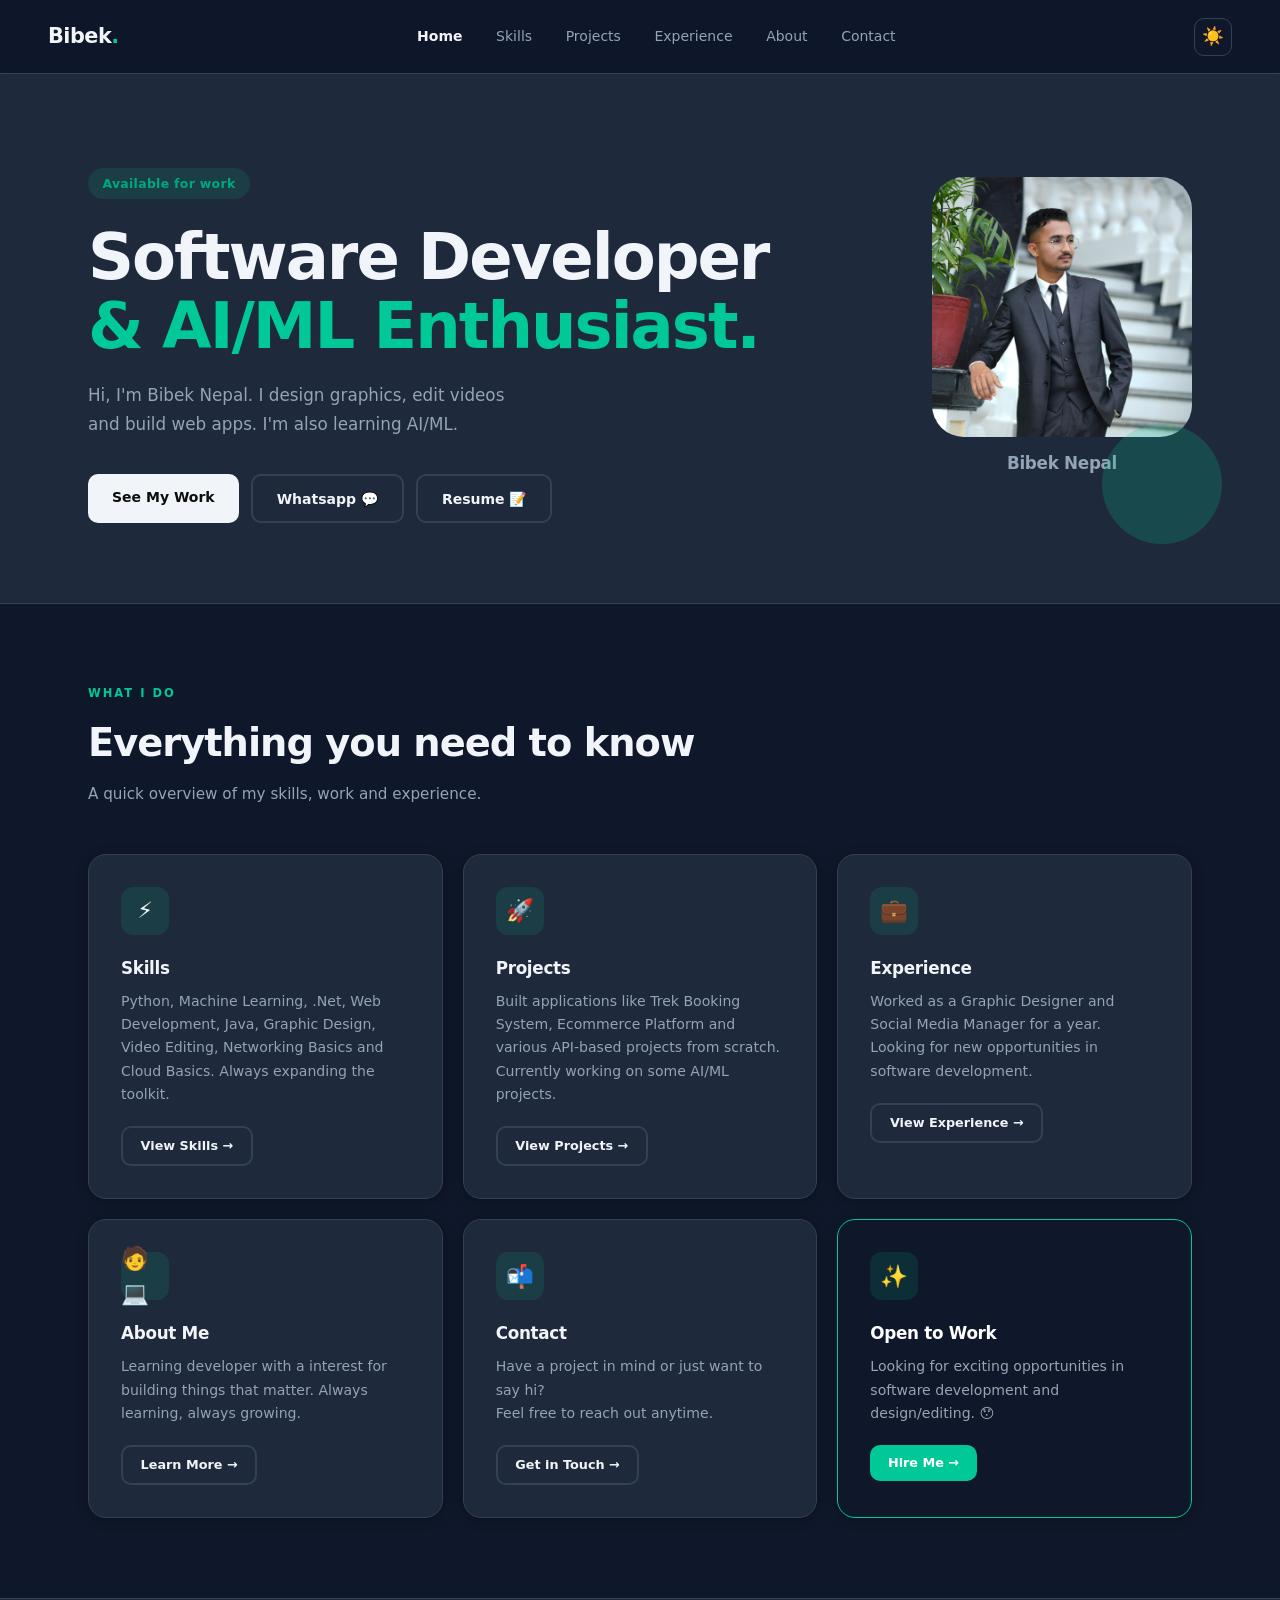
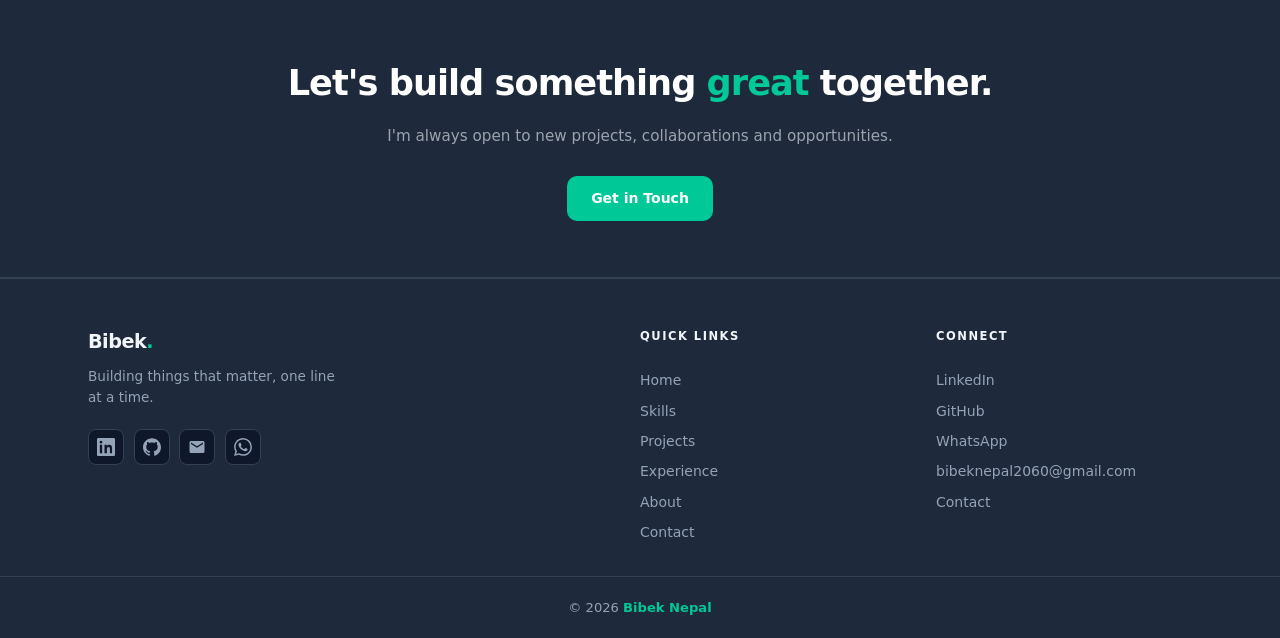
<file: index.html>
<!DOCTYPE html>
<html lang="en">
<head>
  <meta charset="UTF-8">
  <meta name="description" content="Bibek Nepal — Software Developer <meta name="viewport" AI/ML Enthusiast. Portfolio showcasing projects, skills and experience.">
  <meta name="author" content="Bibek Nepal">
  <meta property="og:title" content="Bibek Nepal — Portfolio">
  <meta property="og:description" content="Bibek Nepal — Software Developer <meta name="viewport" AI/ML Enthusiast. Portfolio showcasing projects, skills and experience.">
  <meta property="og:type" content="website">
  <meta name="viewport" content="width=device-width, initial-scale=1.0">
  <title>Bibek Nepal — Portfolio</title>
  <link rel="stylesheet" href="assets/css/style.css">
  <script>
    const t = localStorage.getItem('theme') || 'dark';
    document.documentElement.setAttribute('data-theme', t);
  </script>
</head>
<body>

  <div class="page">

    <!-- Hero -->
    <div style="background: var(--white); border-bottom: 1px solid var(--border); position: relative; z-index: 1;">
      <section class="hero">
        <div class="hero-left">
          <div class="hero-tag">Available for work</div>
          <h1>Software Developer<br><em>& AI/ML Enthusiast.</em></h1>
          <p>Hi, I'm Bibek Nepal. I design graphics, edit videos and build web apps. I'm also learning AI/ML.</p>
          <div class="hero-btns">
            <a href="projects.html" class="btn btn-primary">See My Work</a>
            <a href="https://wa.me/9779847370247" target="_blank" rel="noopener noreferrer" class="btn btn-ghost">Whatsapp 💬</a>
            <a href="resume.html" class="btn btn-ghost">Resume 📝</a>
          </div>
        </div>
        <div class="hero-right">
          <img src="assets/images/home-img.JPG" alt="Bibek Nepal">
          <p class="hero-photo-name">Bibek Nepal</p>
        </div>
      </section>
    </div>

    <!-- Overview -->
    <div class="section">
      <p class="section-label">What I Do</p>
      <h2 class="section-title">Everything you need to know</h2>
      <p class="section-sub">A quick overview of my skills, work and experience.</p>

      <div class="cards-grid">

        <div class="card">
          <div class="card-icon">⚡</div>
          <h3>Skills</h3>
          <p>Python, Machine Learning, .Net, Web Development, Java, Graphic Design, Video Editing, Networking Basics and Cloud Basics. Always expanding the toolkit.</p>
          <a href="skills.html" class="btn btn-ghost">View Skills →</a>
        </div>

        <div class="card">
          <div class="card-icon">🚀</div>
          <h3>Projects</h3>
          <p>Built applications like Trek Booking System, Ecommerce Platform and various API-based projects from scratch.<br>Currently working on some AI/ML projects.</p>
          <a href="projects.html" class="btn btn-ghost">View Projects →</a>
        </div>

        <div class="card">
          <div class="card-icon">💼</div>
          <h3>Experience</h3>
          <p>Worked as a Graphic Designer and Social Media Manager for a year.<br>Looking for new opportunities in software development.</p>
          <a href="experience.html" class="btn btn-ghost">View Experience →</a>
        </div>

        <div class="card">
          <div class="card-icon">🧑💻</div>
          <h3>About Me</h3>
          <p>Learning developer with a interest for building things that matter. Always learning, always growing.</p>
          <a href="about.html" class="btn btn-ghost">Learn More →</a>
        </div>

        <div class="card">
          <div class="card-icon">📬</div>
          <h3>Contact</h3>
          <p>Have a project in mind or just want to say hi?<br>Feel free to reach out anytime.</p>
          <a href="contact.html" class="btn btn-ghost">Get in Touch →</a>
        </div>

        <div class="card open-to-work-card">
          <div class="card-icon" style="background: rgba(0,200,150,0.12);">✨</div>
          <h3>Open to Work</h3>
          <p>Looking for exciting opportunities in software development and design/editing. 😯</p>
          <a href="contact.html" class="btn btn-accent">Hire Me →</a>
        </div>

      </div>
    </div>

    <!-- CTA Strip -->
    <div class="strip">
      <h2>Let's build something <span>great</span> together.</h2>
      <p>I'm always open to new projects, collaborations and opportunities.</p>
      <a href="contact.html" class="btn btn-accent">Get in Touch</a>
    </div>

  </div>

  <script src="assets/js/components.js"></script>
</body>
</html>
</file>
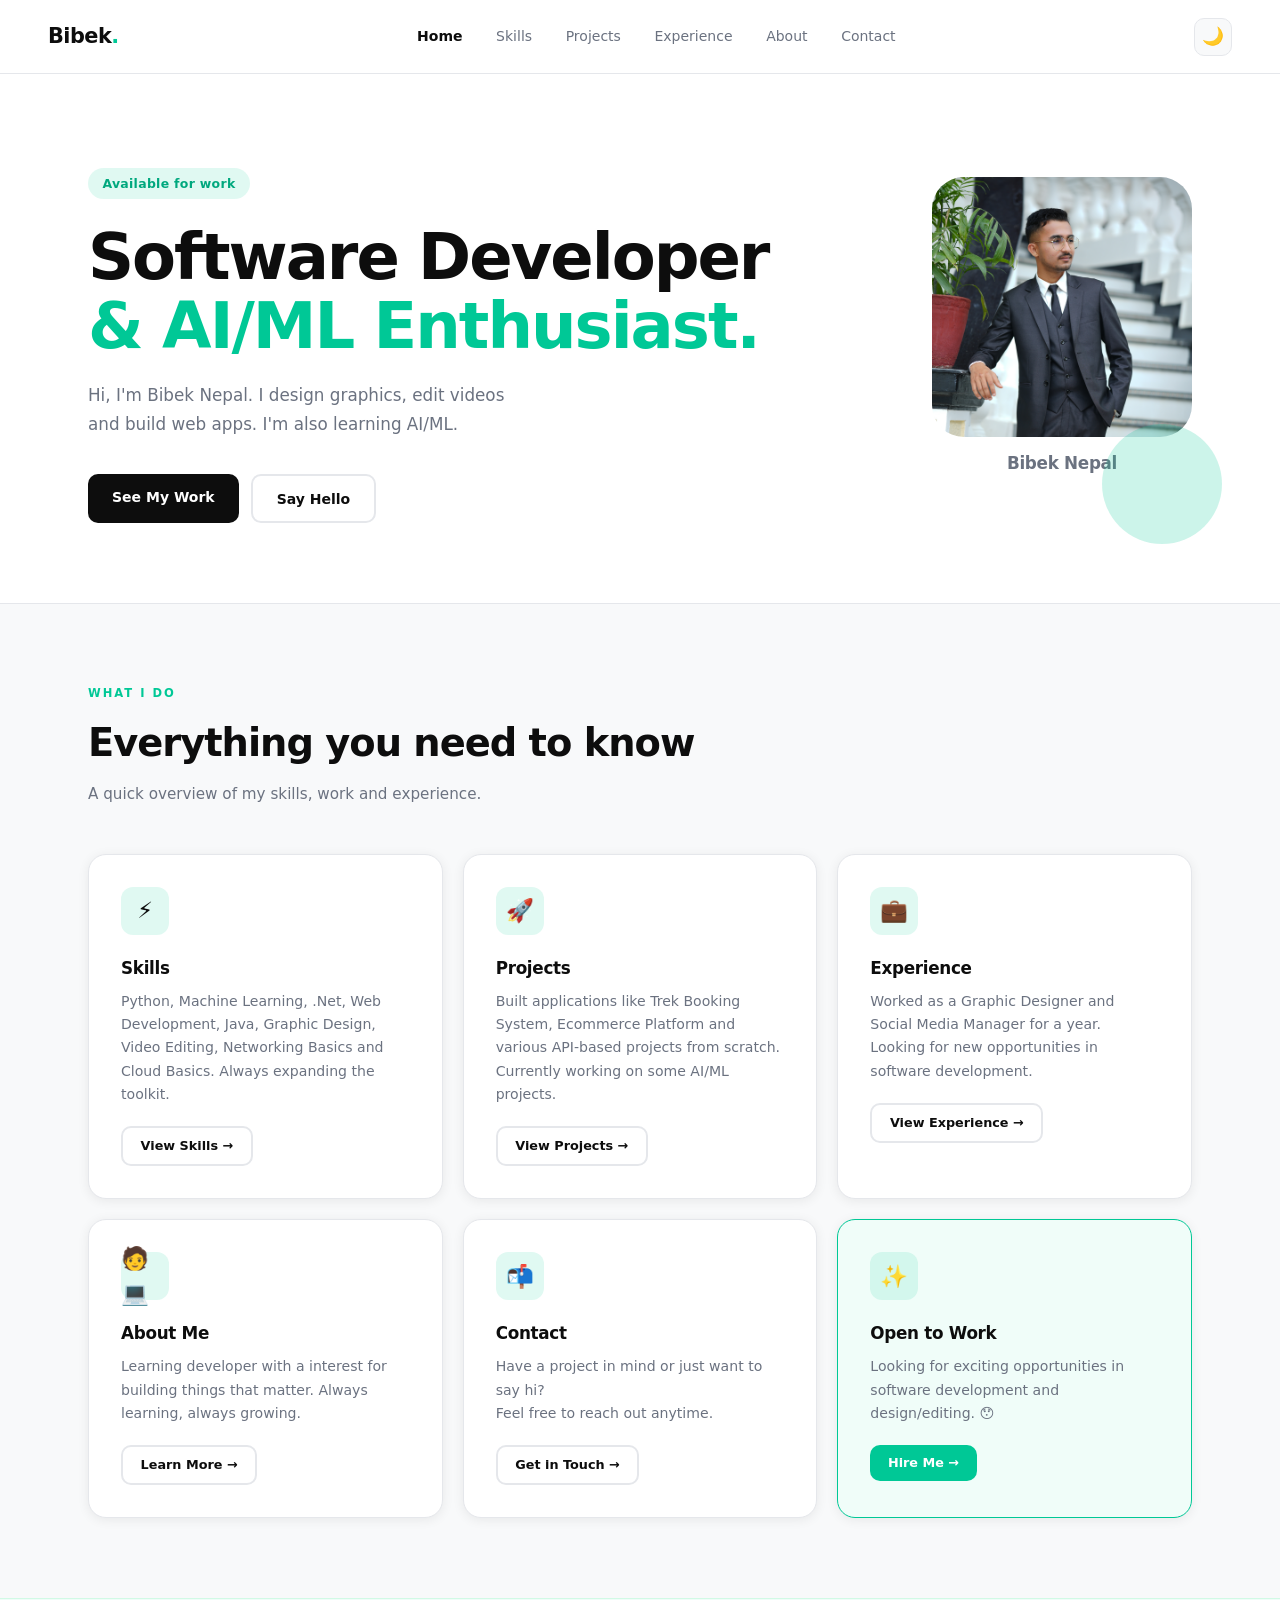
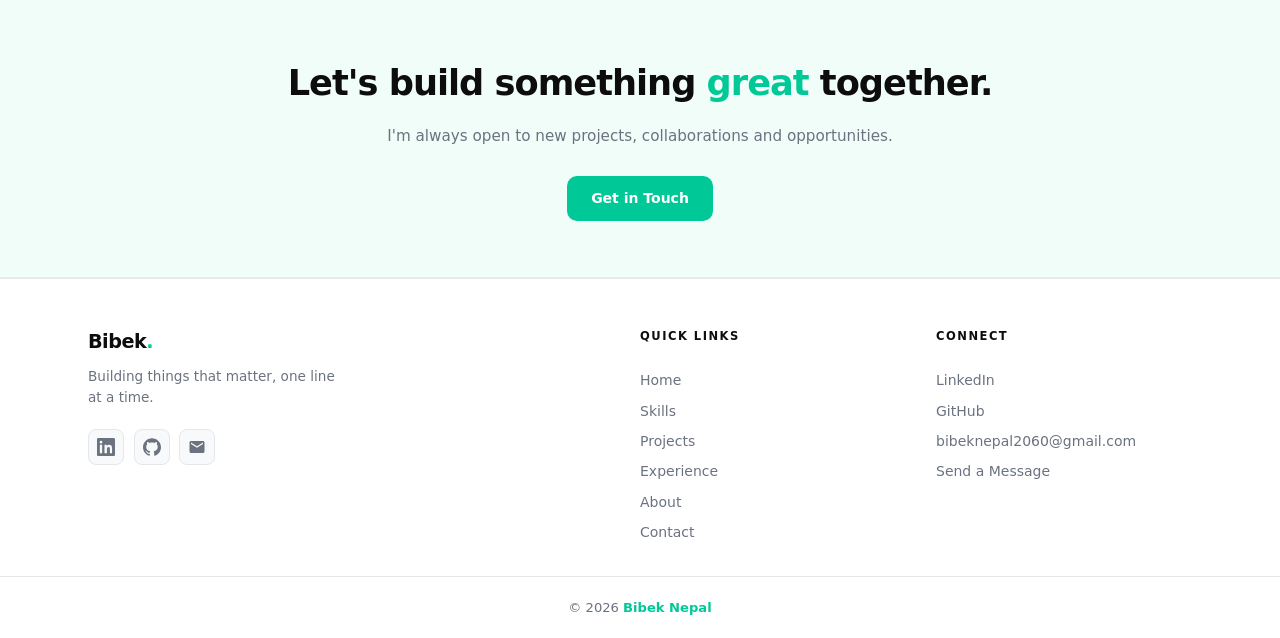
<file: HTML/index.html>
<!DOCTYPE html>
<html lang="en">
<head>
  <meta charset="UTF-8">
  <meta name="viewport" content="width=device-width, initial-scale=1.0">
  <title>Bibek Nepal — Portfolio</title>
  <link rel="stylesheet" href="../CSS/style.css">
  <script>
    const t = localStorage.getItem('theme') || 'light';
    document.documentElement.setAttribute('data-theme', t);
  </script>
</head>
<body>

  <div class="page">

    <!-- Hero -->
    <div style="background: var(--white); border-bottom: 1px solid var(--border); position: relative; z-index: 1;">
      <section class="hero">
        <div class="hero-left">
          <div class="hero-tag">Available for work</div>
          <h1>Software Developer<br><em>& AI/ML Enthusiast.</em></h1>
          <p>Hi, I'm Bibek Nepal. I design graphics, edit videos and build web apps. I'm also learning AI/ML.</p>
          <div class="hero-btns">
            <a href="projects.html" class="btn btn-primary">See My Work</a>
            <a href="contact.html" class="btn btn-ghost">Say Hello</a>
          </div>
        </div>
        <div class="hero-right">
          <img src="../Images/home-img.JPG" alt="Bibek Nepal">
          <p class="hero-photo-name">Bibek Nepal</p>
        </div>
      </section>
    </div>

    <!-- Overview -->
    <div class="section">
      <p class="section-label">What I Do</p>
      <h2 class="section-title">Everything you need to know</h2>
      <p class="section-sub">A quick overview of my skills, work and experience.</p>

      <div class="cards-grid">

        <div class="card">
          <div class="card-icon">⚡</div>
          <h3>Skills</h3>
          <p>Python, Machine Learning, .Net, Web Development, Java, Graphic Design, Video Editing, Networking Basics and Cloud Basics. Always expanding the toolkit.</p>
          <a href="skills.html" class="btn btn-ghost">View Skills →</a>
        </div>

        <div class="card">
          <div class="card-icon">🚀</div>
          <h3>Projects</h3>
          <p>Built applications like Trek Booking System, Ecommerce Platform and various API-based projects from scratch.<br>Currently working on some AI/ML projects.</p>
          <a href="projects.html" class="btn btn-ghost">View Projects →</a>
        </div>

        <div class="card">
          <div class="card-icon">💼</div>
          <h3>Experience</h3>
          <p>Worked as a Graphic Designer and Social Media Manager for a year.<br>Looking for new opportunities in software development.</p>
          <a href="experience.html" class="btn btn-ghost">View Experience →</a>
        </div>

        <div class="card">
          <div class="card-icon">🧑💻</div>
          <h3>About Me</h3>
          <p>Learning developer with a interest for building things that matter. Always learning, always growing.</p>
          <a href="about.html" class="btn btn-ghost">Learn More →</a>
        </div>

        <div class="card">
          <div class="card-icon">📬</div>
          <h3>Contact</h3>
          <p>Have a project in mind or just want to say hi?<br>Feel free to reach out anytime.</p>
          <a href="contact.html" class="btn btn-ghost">Get in Touch →</a>
        </div>

        <div class="card open-to-work-card">
          <div class="card-icon" style="background: rgba(0,200,150,0.12);">✨</div>
          <h3>Open to Work</h3>
          <p>Looking for exciting opportunities in software development and design/editing. 😯</p>
          <a href="contact.html" class="btn btn-accent">Hire Me →</a>
        </div>

      </div>
    </div>

    <!-- CTA Strip -->
    <div class="strip">
      <h2>Let's build something <span>great</span> together.</h2>
      <p>I'm always open to new projects, collaborations and opportunities.</p>
      <a href="contact.html" class="btn btn-accent">Get in Touch</a>
    </div>

  </div>

  <script src="../JS/components.js"></script>
</body>
</html>
</file>
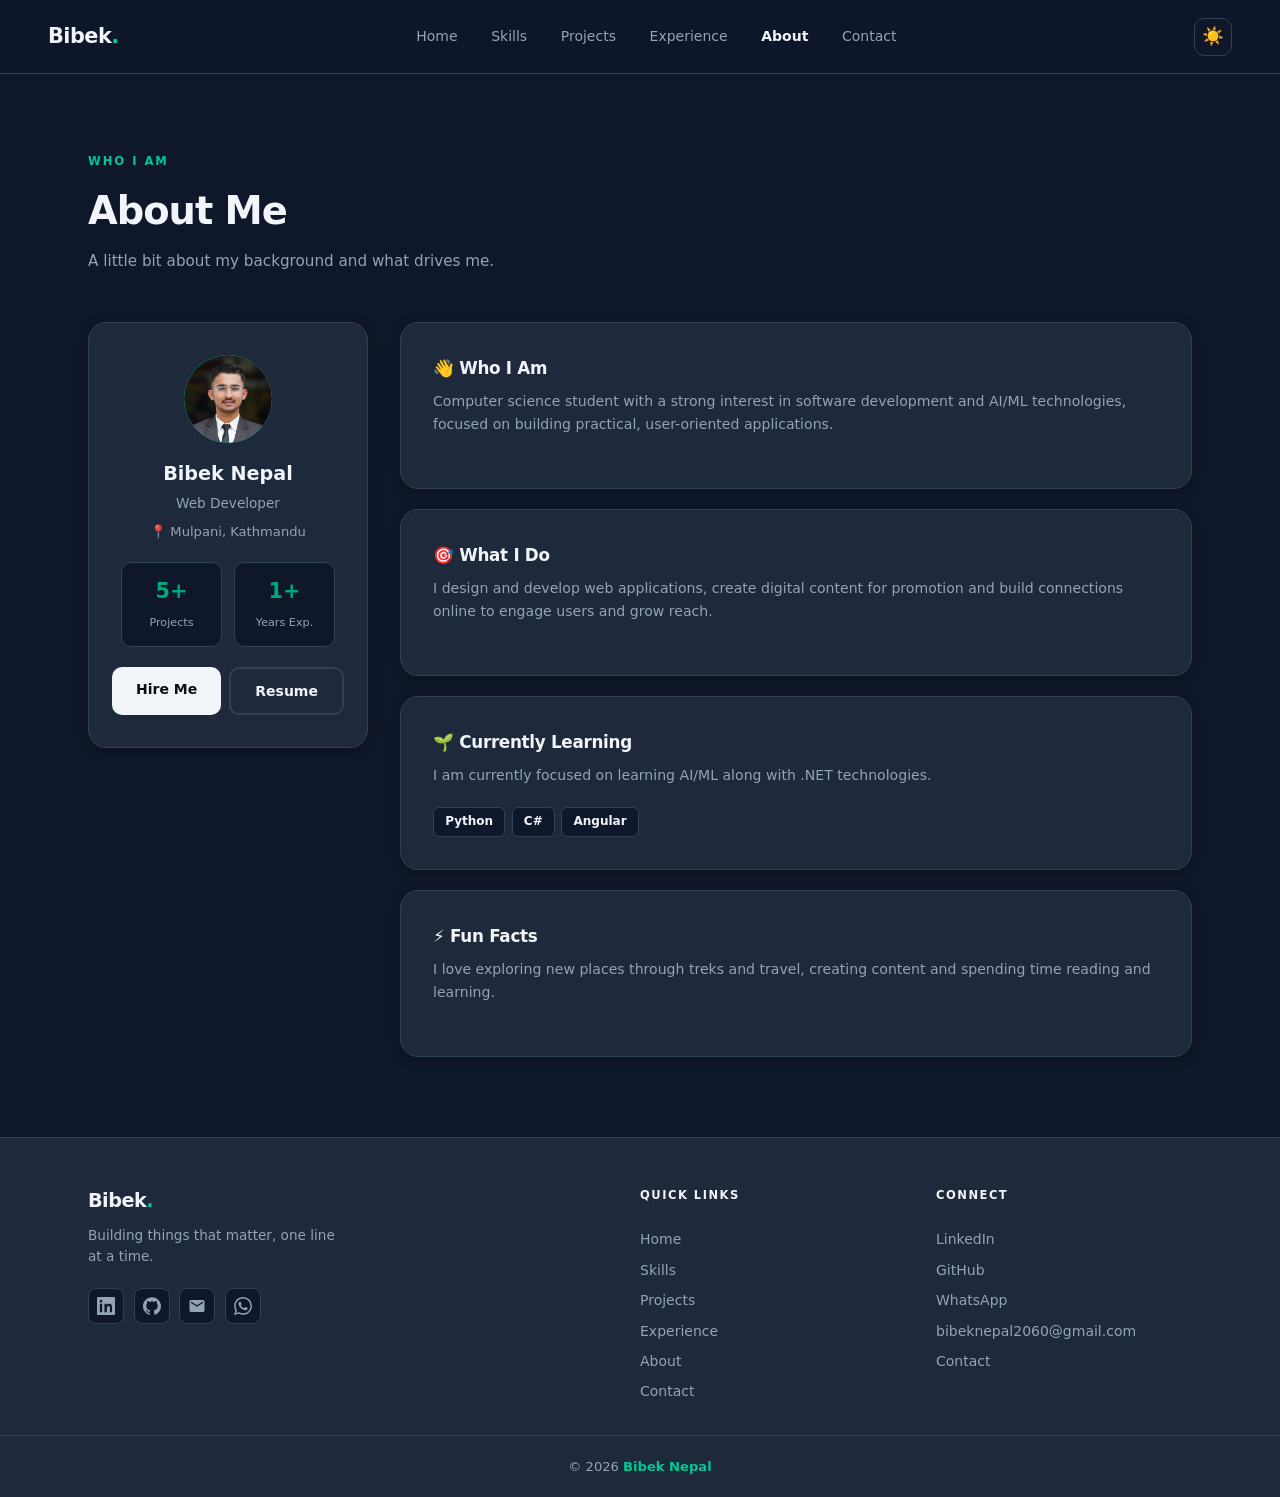
<file: about.html>
<!DOCTYPE html>
<html lang="en">
<head>
  <meta charset="UTF-8">
  <meta name="description" content="About Bibek Nepal — Computer science student passionate about software development and AI/ML.">
  <meta name="author" content="Bibek Nepal">
  <meta property="og:title" content="Bibek Nepal — Portfolio">
  <meta property="og:description" content="About Bibek Nepal — Computer science student passionate about software development and AI/ML.">
  <meta property="og:type" content="website">
  <meta name="viewport" content="width=device-width, initial-scale=1.0">
  <title>About — Bibek Nepal</title>
  <link rel="stylesheet" href="assets/css/style.css">
  <script>
    const t = localStorage.getItem('theme') || 'dark';
    document.documentElement.setAttribute('data-theme', t);
  </script>
</head>
<body>

  <div class="page">
    <div class="section">
      <p class="section-label">Who I Am</p>
      <h2 class="section-title">About Me</h2>
      <p class="section-sub">A little bit about my background and what drives me.</p>

      <div class="about-grid">

        <div class="avatar-card">
          <div class="avatar"><img src="assets/images/avatar.JPG" alt="Bibek Nepal"></div>
          <h2>Bibek Nepal</h2>
          <p>Web Developer</p>
          <p style="margin-top:0.4rem; font-size:0.82rem;">📍 Mulpani, Kathmandu</p>
          <div class="stat-row">
            <div class="stat">
              <strong>5+</strong>
              <span>Projects</span>
            </div>
            <div class="stat">
              <strong>1+</strong>
              <span>Years Exp.</span>
            </div>
          </div>
          <div style="margin-top:1.25rem; display:flex; gap:0.5rem; justify-content:center; flex-wrap:nowrap;">
            <a href="contact.html" class="btn btn-primary" style="white-space:nowrap;">Hire Me</a>
            <a href="resume.html" class="btn btn-ghost" style="white-space:nowrap;">Resume</a>
          </div>
        </div>

        <div style="display:flex; flex-direction:column; gap:1.25rem;">

          <div class="card">
            <h3>👋 Who I Am</h3>
            <p>Computer science student with a strong interest in software development and AI/ML technologies, focused on building practical, user-oriented applications.</p>
          </div>

          <div class="card">
            <h3>🎯 What I Do</h3>
            <p>I design and develop web applications, create digital content for promotion and build connections online to engage users and grow reach.</p>
          </div>

          <div class="card">
            <h3>🌱 Currently Learning</h3>
            <p>I am currently focused on learning AI/ML along with .NET technologies.</p>
            <div class="tags">
              <span class="tag">Python</span>
              <span class="tag">C#</span>
              <span class="tag">Angular</span>
            </div>
          </div>

          <div class="card">
            <h3>⚡ Fun Facts</h3>
            <p>I love exploring new places through treks and travel, creating content and spending time reading and learning.</p>
          </div>

        </div>
      </div>
    </div>
  </div>

  <script src="assets/js/components.js"></script>
</body>
</html>
</file>
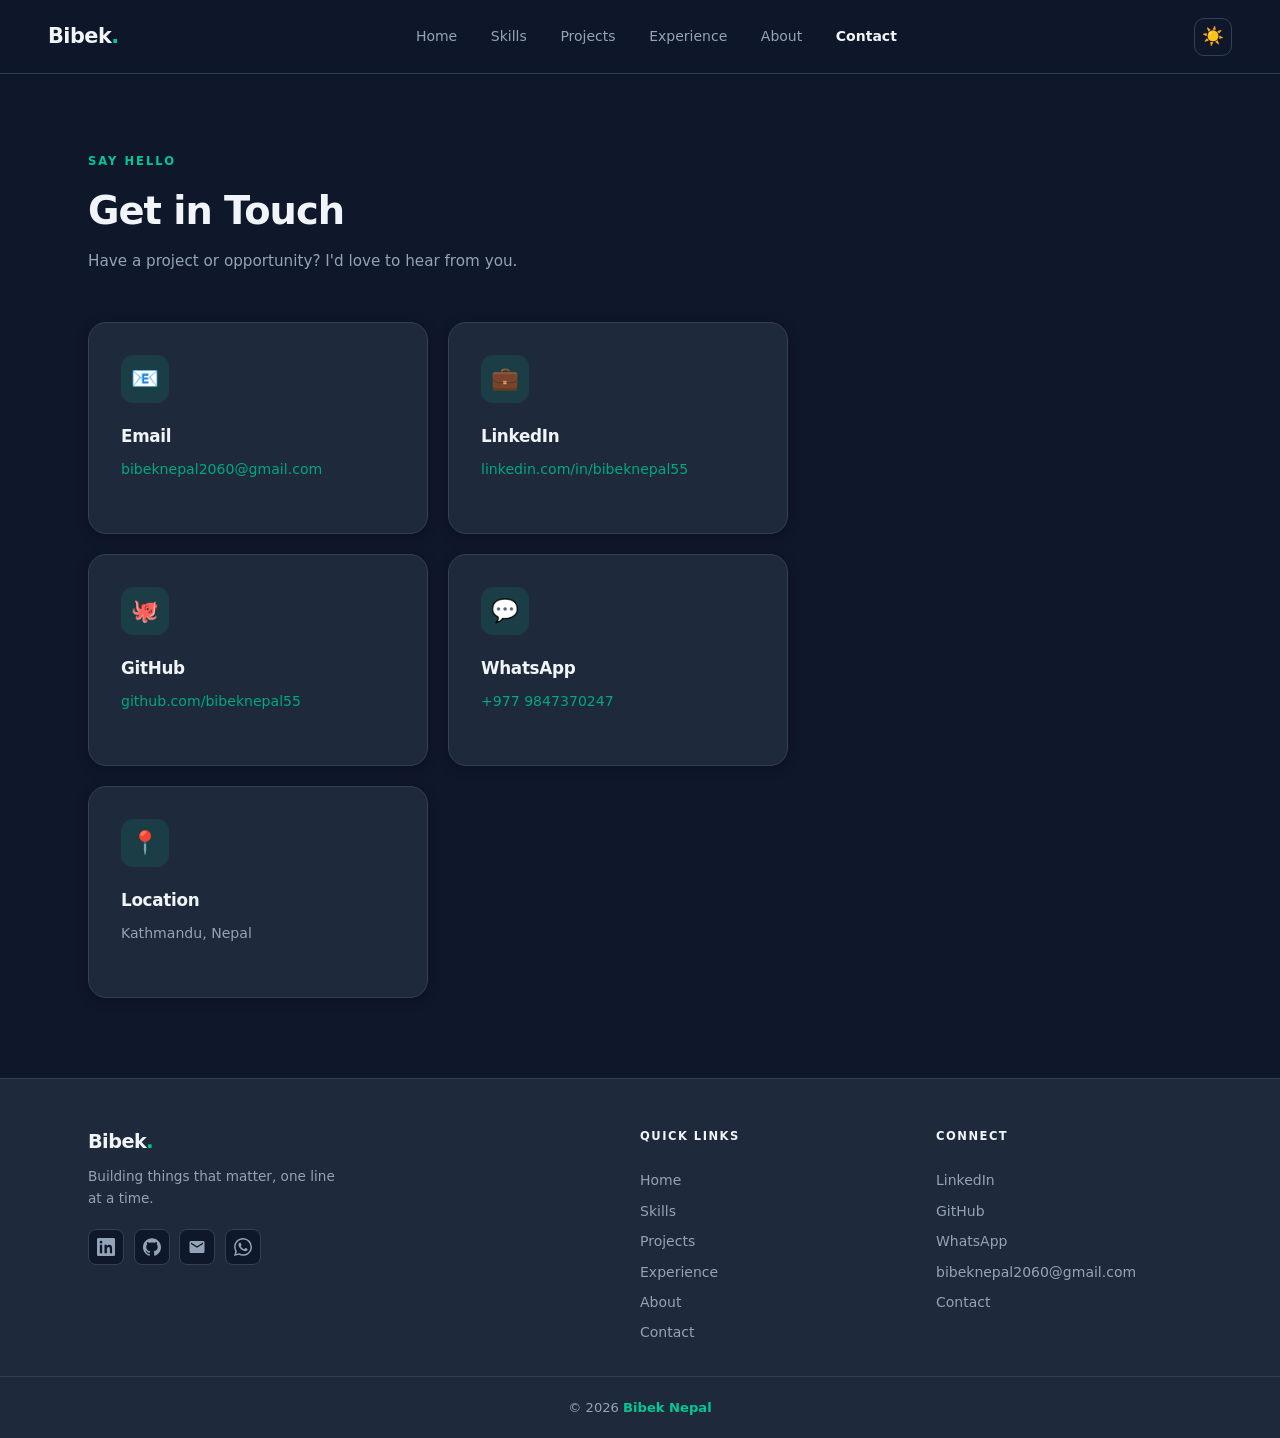
<file: contact.html>
<!DOCTYPE html>
<html lang="en">
<head>
  <meta charset="UTF-8">
  <meta name="description" content="Contact Bibek Nepal — Get in touch via email, LinkedIn or GitHub.">
  <meta name="author" content="Bibek Nepal">
  <meta property="og:title" content="Bibek Nepal — Portfolio">
  <meta property="og:description" content="Contact Bibek Nepal — Get in touch via email, LinkedIn or GitHub.">
  <meta property="og:type" content="website">
  <meta name="viewport" content="width=device-width, initial-scale=1.0">
  <title>Contact — Bibek Nepal</title>
  <link rel="stylesheet" href="assets/css/style.css">
  <script>
    const t = localStorage.getItem('theme') || 'dark';
    document.documentElement.setAttribute('data-theme', t);
  </script>
</head>
<body>

  <div class="page">
    <div class="section">
      <p class="section-label">Say Hello</p>
      <h2 class="section-title">Get in Touch</h2>
      <p class="section-sub">Have a project or opportunity? I'd love to hear from you.</p>

      <div class="contact-info" style="display:grid; grid-template-columns: repeat(2, 1fr); gap:1.25rem; max-width:700px;">
          <div class="card">
            <div class="card-icon">📧</div>
            <h3>Email</h3>
            <p><a href="mailto:bibeknepal2060@gmail.com">bibeknepal2060@gmail.com</a></p>
          </div>
          <div class="card">
            <div class="card-icon">💼</div>
            <h3>LinkedIn</h3>
            <p><a href="https://linkedin.com/in/bibeknepal55" target="_blank">linkedin.com/in/bibeknepal55</a></p>
          </div>
          <div class="card">
            <div class="card-icon">🐙</div>
            <h3>GitHub</h3>
            <p><a href="https://github.com/bibeknepal55" target="_blank">github.com/bibeknepal55</a></p>
          </div>
          <div class="card">
            <div class="card-icon">💬</div>
            <h3>WhatsApp</h3>
            <p><a href="https://wa.me/9779847370247" target="_blank" rel="noopener noreferrer">+977 9847370247</a></p>
          </div>
          <div class="card">
            <div class="card-icon">📍</div>
            <h3>Location</h3>
            <p>Kathmandu, Nepal</p>
          </div>
        </div>

        <!--
        <div class="form-card">
          <h3 style="font-size:1.1rem; font-weight:800; margin-bottom:1.5rem; letter-spacing:-0.3px;">Send a Message</h3>
          <form>
            <div class="form-group">
              <label>Name</label>
              <input type="text" placeholder="Your name">
            </div>
            <div class="form-group">
              <label>Email</label>
              <input type="email" placeholder="your@email.com">
            </div>
            <div class="form-group">
              <label>Subject</label>
              <input type="text" placeholder="What's this about?">
            </div>
            <div class="form-group">
              <label>Message</label>
              <textarea placeholder="Tell me about your project or opportunity..."></textarea>
            </div>
            <button type="submit" class="btn btn-primary" style="width:100%; padding:0.85rem; font-size:0.9rem;">Send Message</button>
          </form>
        </div>
        -->
    </div>
  </div>

  <script src="assets/js/components.js"></script>
</body>
</html>
</file>
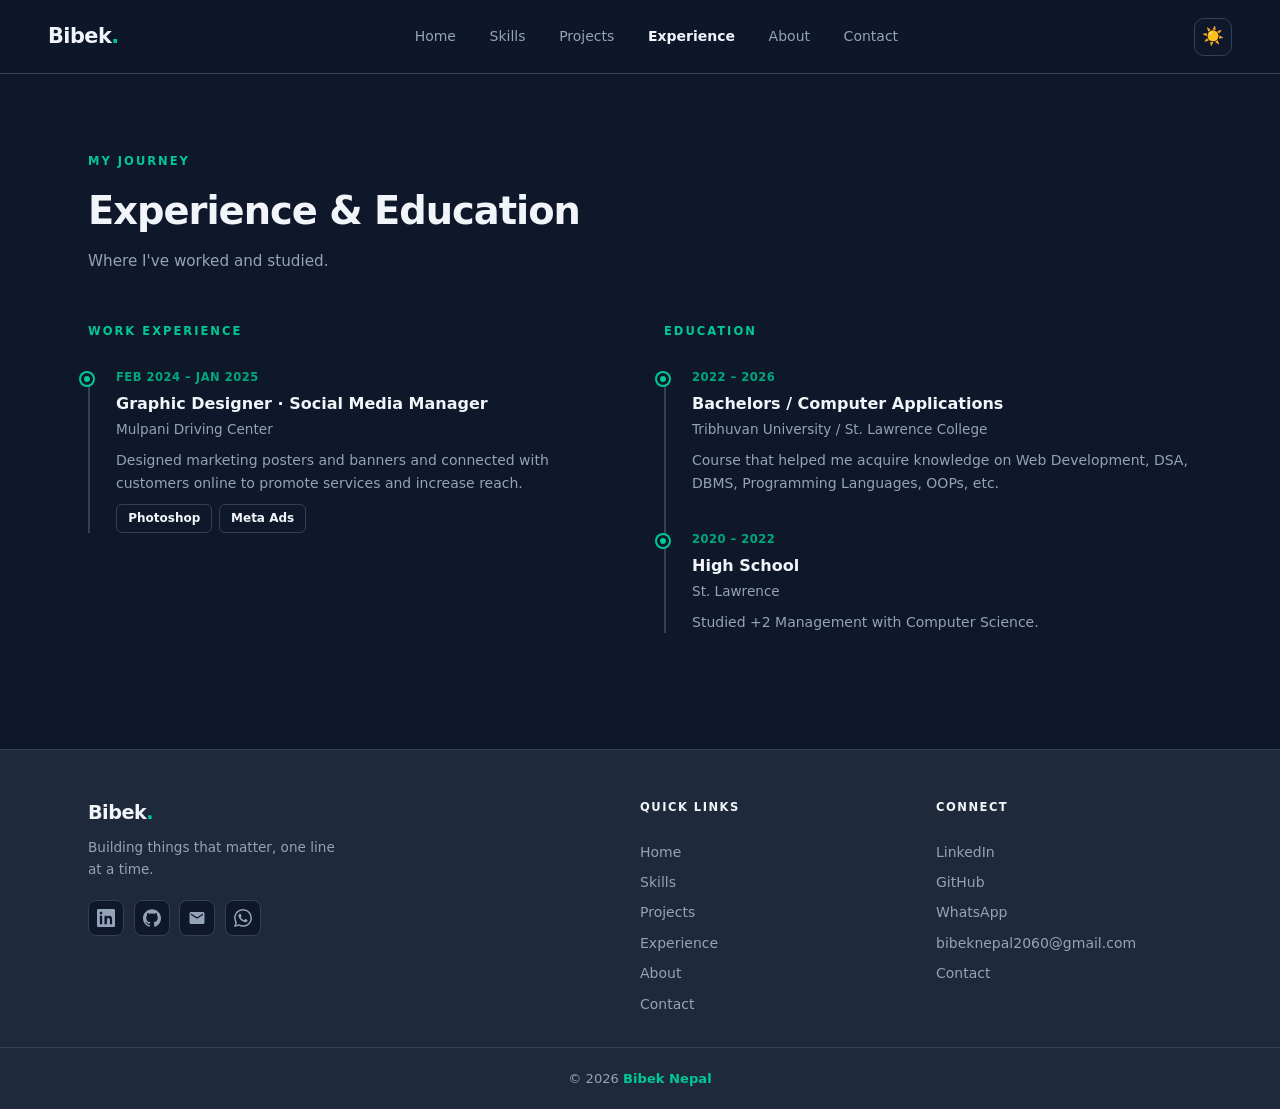
<file: experience.html>
<!DOCTYPE html>
<html lang="en">
<head>
  <meta charset="UTF-8">
  <meta name="description" content="Work experience and education of Bibek Nepal — BCA student and Graphic Designer.">
  <meta name="author" content="Bibek Nepal">
  <meta property="og:title" content="Bibek Nepal — Portfolio">
  <meta property="og:description" content="Work experience and education of Bibek Nepal — BCA student and Graphic Designer.">
  <meta property="og:type" content="website">
  <meta name="viewport" content="width=device-width, initial-scale=1.0">
  <title>Experience — Bibek Nepal</title>
  <link rel="stylesheet" href="assets/css/style.css">
  <script>
    const t = localStorage.getItem('theme') || 'dark';
    document.documentElement.setAttribute('data-theme', t);
  </script>
</head>
<body>

  <div class="page">
    <div class="section">
      <p class="section-label">My Journey</p>
      <h2 class="section-title">Experience & Education</h2>
      <p class="section-sub">Where I've worked and studied.</p>

      <div class="exp-grid" style="display:grid; grid-template-columns:1fr 1fr; gap:3rem; align-items:start;">

        <div>
          <h3 style="font-size:0.72rem; font-weight:800; text-transform:uppercase; letter-spacing:2px; color:var(--accent); margin-bottom:1.75rem;">Work Experience</h3>
          <div class="timeline">
            <div class="timeline-item">
              <div class="timeline-date">Feb 2024 – Jan 2025</div>
              <h3>Graphic Designer · Social Media Manager</h3>
              <h4>Mulpani Driving Center</h4>
              <p>Designed marketing posters and banners and connected with customers online to promote services and increase reach.</p>
              <div class="tags" style="margin-top:0.6rem;">
                <span class="tag">Photoshop</span>
                <span class="tag">Meta Ads</span>
              </div>
            </div>
          </div>
        </div>

        <div>
          <h3 style="font-size:0.72rem; font-weight:800; text-transform:uppercase; letter-spacing:2px; color:var(--accent); margin-bottom:1.75rem;">Education</h3>
          <div class="timeline">
            <div class="timeline-item">
              <div class="timeline-date">2022 – 2026</div>
              <h3>Bachelors / Computer Applications</h3>
              <h4>Tribhuvan University / St. Lawrence College</h4>
              <p>Course that helped me acquire knowledge on Web Development, DSA, DBMS, Programming Languages, OOPs, etc.</p>
            </div>
            <div class="timeline-item">
              <div class="timeline-date">2020 – 2022</div>
              <h3>High School</h3>
              <h4>St. Lawrence</h4>
              <p>Studied +2 Management with Computer Science.</p>
            </div>
          </div>
        </div>

      </div>
    </div>
  </div>

  <script src="assets/js/components.js"></script>
</body>
</html>
</file>
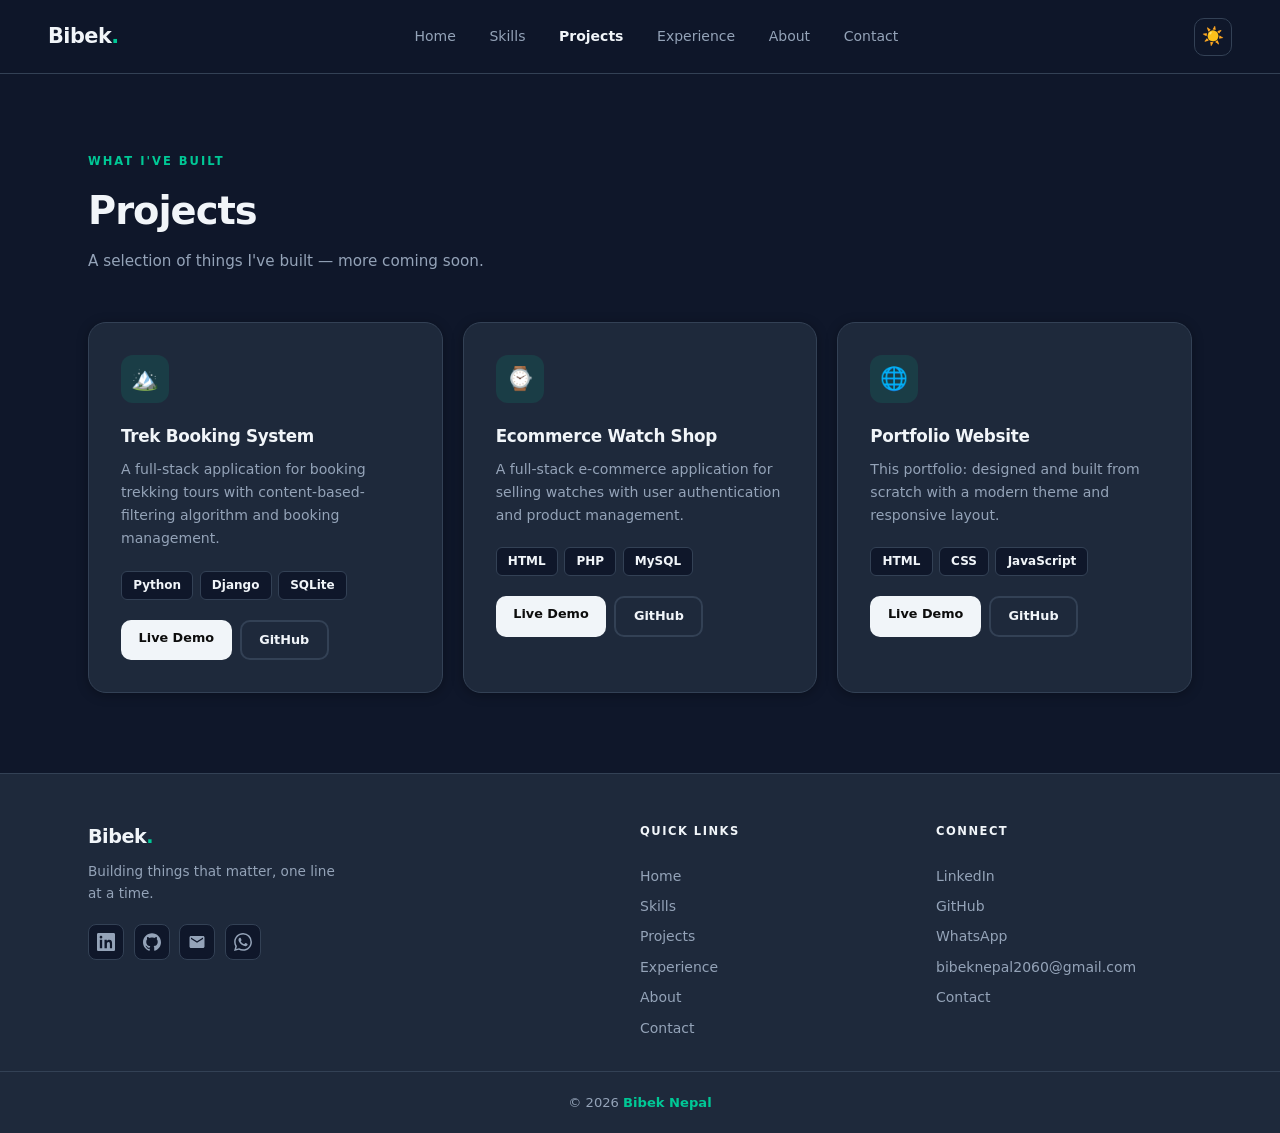
<file: projects.html>
<!DOCTYPE html>
<html lang="en">
<head>
  <meta charset="UTF-8">
  <meta name="description" content="Projects by Bibek Nepal — Trek Booking System, Ecommerce Watch Shop and more.">
  <meta name="author" content="Bibek Nepal">
  <meta property="og:title" content="Bibek Nepal — Portfolio">
  <meta property="og:description" content="Projects by Bibek Nepal — Trek Booking System, Ecommerce Watch Shop and more.">
  <meta property="og:type" content="website">
  <meta name="viewport" content="width=device-width, initial-scale=1.0">
  <title>Projects — Bibek Nepal</title>
  <link rel="stylesheet" href="assets/css/style.css">
  <script>
    const t = localStorage.getItem('theme') || 'dark';
    document.documentElement.setAttribute('data-theme', t);
  </script>
</head>
<body>

  <div class="page">
    <div class="section">
      <p class="section-label">What I've Built</p>
      <h2 class="section-title">Projects</h2>
      <p class="section-sub">A selection of things I've built — more coming soon.</p>

      <div class="cards-grid">

        <div class="card">
          <div class="card-icon">🏔️</div>
          <h3>Trek Booking System</h3>
          <p>A full-stack application for booking trekking tours with content-based-filtering algorithm and booking management.</p>
          <div class="tags">
            <span class="tag">Python</span>
            <span class="tag">Django</span>
            <span class="tag">SQLite</span>
          </div>
          <div style="display:flex; gap:0.5rem; margin-top:1.25rem;">
            <a href="unavailable.html" class="btn btn-primary">Live Demo</a>
            <a href="https://github.com/bibeknepal55/TrekAnnex-Smart-Trek-Booking-System" class="btn btn-ghost" target="_blank">GitHub</a>
          </div>
        </div>

        <div class="card">
          <div class="card-icon">⌚</div>
          <h3>Ecommerce Watch Shop</h3>
          <p>A full-stack e-commerce application for selling watches with user authentication and product management.</p>
          <div class="tags">
            <span class="tag">HTML</span>
            <span class="tag">PHP</span>
            <span class="tag">MySQL</span>
          </div>
          <div style="display:flex; gap:0.5rem; margin-top:1.25rem;">
            <a href="unavailable.html" class="btn btn-primary">Live Demo</a>
            <a href="https://github.com/bibeknepal55/ecommercewatch" class="btn btn-ghost" target="_blank">GitHub</a>
          </div>
        </div>

        <div class="card">
          <div class="card-icon">🌐</div>
          <h3>Portfolio Website</h3>
          <p>This portfolio: designed and built from scratch with a modern theme and responsive layout.</p>
          <div class="tags">
            <span class="tag">HTML</span>
            <span class="tag">CSS</span>
            <span class="tag">JavaScript</span>
          </div>
          <div style="display:flex; gap:0.5rem; margin-top:1.25rem;">
            <a href="https://bibeknepal55.com.np/" class="btn btn-primary">Live Demo</a>
            <a href="https://github.com/bibeknepal55/Portfolio" class="btn btn-ghost" target="_blank">GitHub</a>
          </div>
        </div>

      </div>
    </div>
  </div>

  <script src="assets/js/components.js"></script>
</body>
</html>
</file>
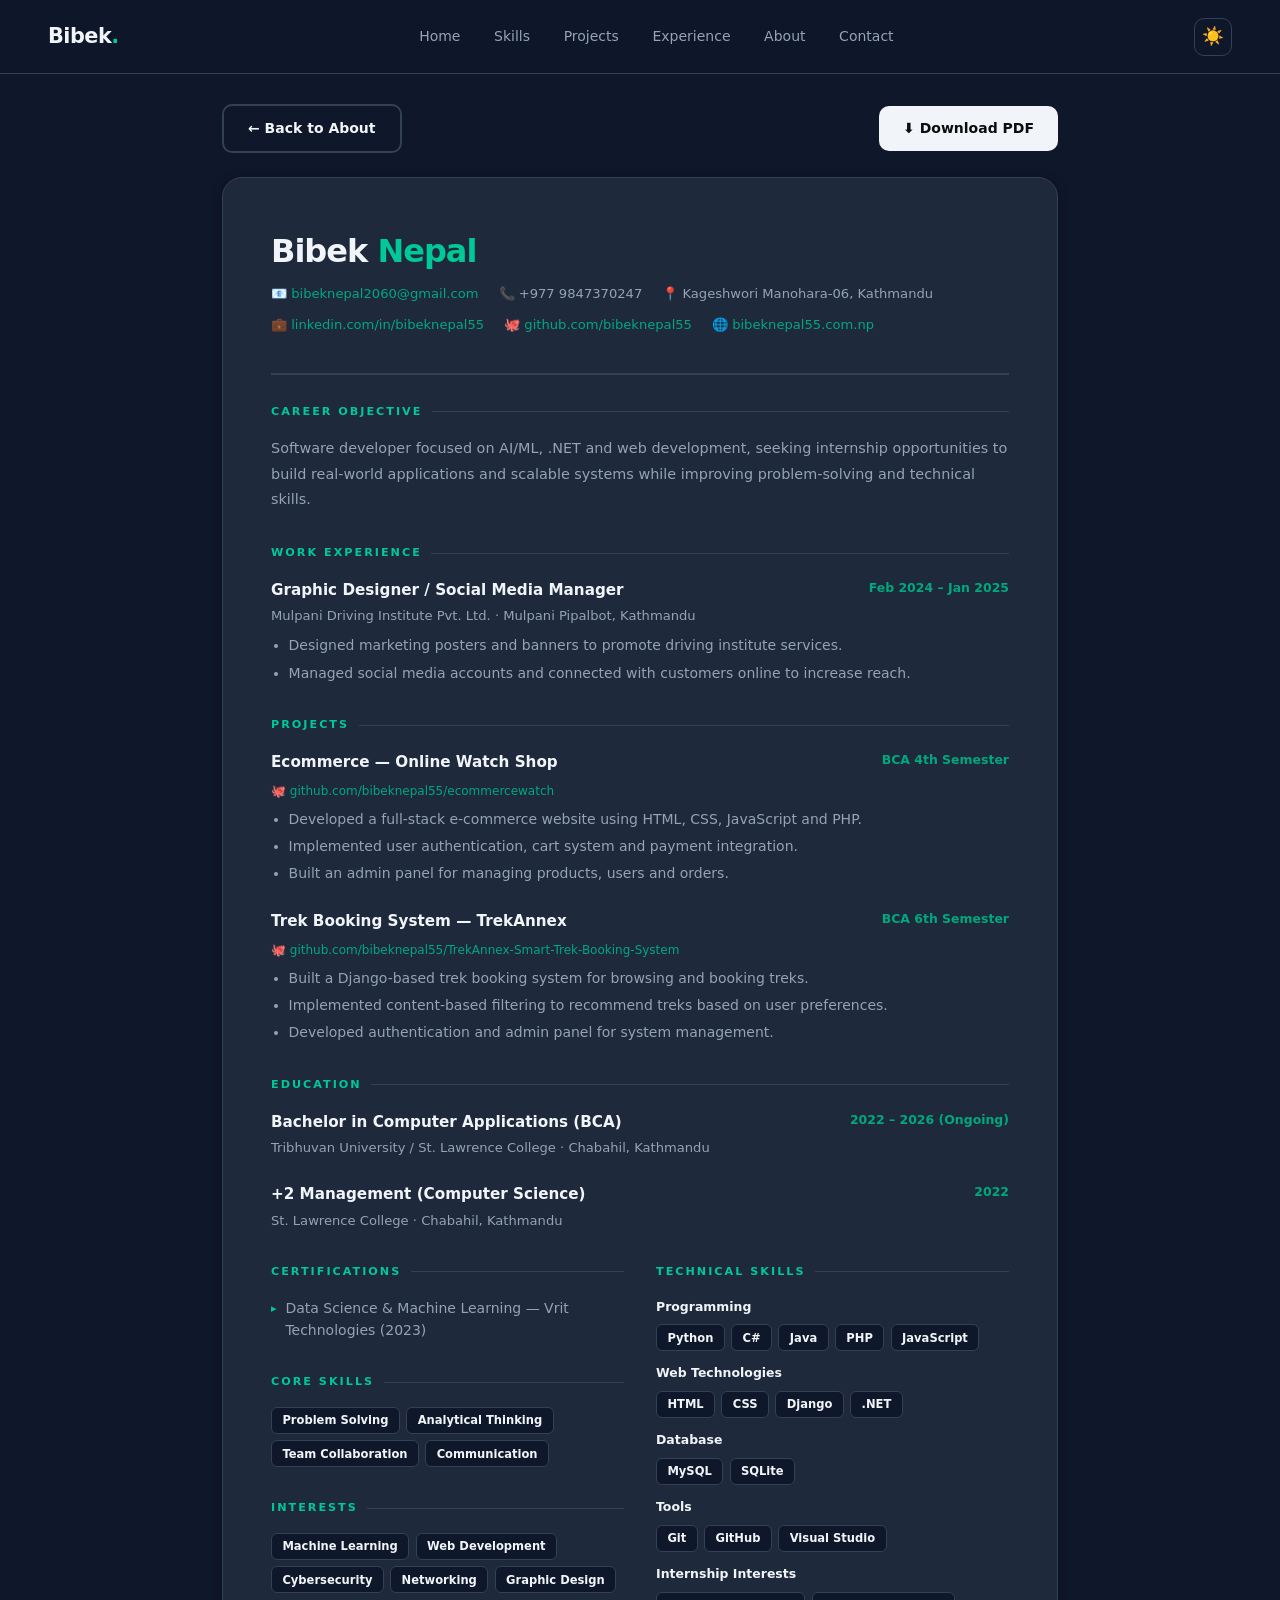
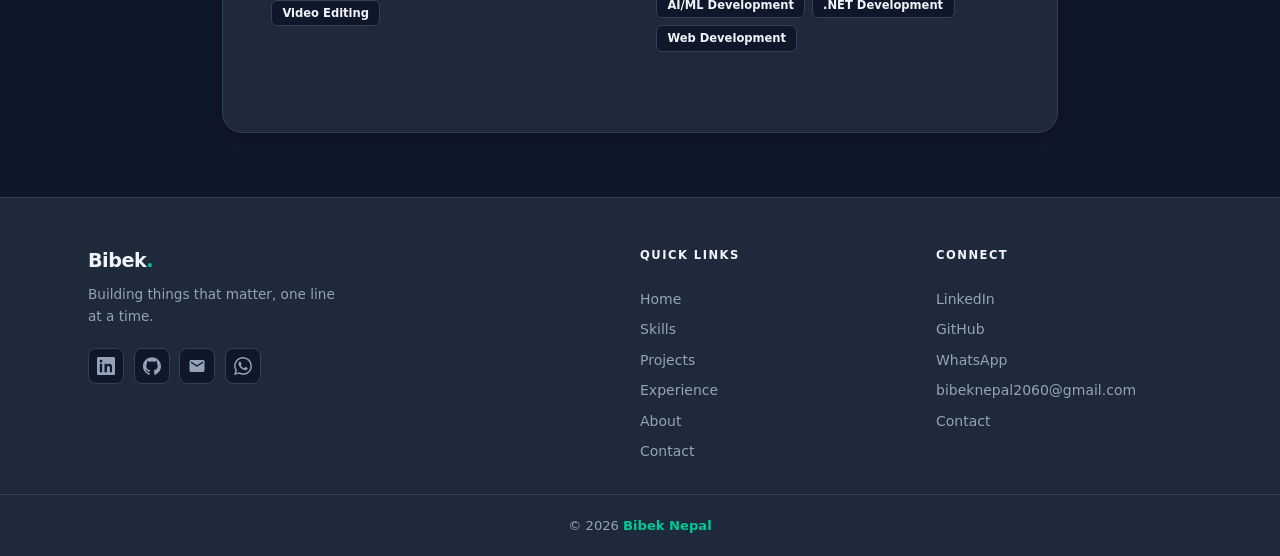
<file: resume.html>
<!DOCTYPE html>
<html lang="en">
<head>
  <meta charset="UTF-8">
  <meta name="description" content="Resume of Bibek Nepal — Software Developer with skills in Python, .NET, Django and more.">
  <meta name="author" content="Bibek Nepal">
  <meta property="og:title" content="Bibek Nepal — Portfolio">
  <meta property="og:description" content="Resume of Bibek Nepal — Software Developer with skills in Python, .NET, Django and more.">
  <meta property="og:type" content="website">
  <meta name="viewport" content="width=device-width, initial-scale=1.0">
  <title>Resume — Bibek Nepal</title>
  <link rel="stylesheet" href="assets/css/style.css">
  <script>
    const t = localStorage.getItem('theme') || 'dark';
    document.documentElement.setAttribute('data-theme', t);
  </script>
  <style>
    .resume-actions {
      display: flex;
      align-items: center;
      justify-content: space-between;
      max-width: 900px;
      margin: 0 auto;
      padding: 2rem 2rem 0;
      gap: 1rem;
      flex-wrap: wrap;
    }

    .resume-wrapper {
      max-width: 900px;
      margin: 1.5rem auto 4rem;
      padding: 0 2rem;
    }

    .resume-card {
      background: var(--white);
      border: 1px solid var(--border);
      border-radius: 20px;
      padding: 3rem;
      box-shadow: var(--card-shadow);
    }

    /* Header */
    .r-header {
      border-bottom: 2px solid var(--border);
      padding-bottom: 1.75rem;
      margin-bottom: 1.75rem;
    }

    .r-header h1 {
      font-size: 2rem;
      font-weight: 900;
      letter-spacing: -1px;
      color: var(--dark);
      margin-bottom: 0.4rem;
    }

    .r-header h1 span { color: var(--accent); }

    .r-contact-row {
      display: flex;
      flex-wrap: wrap;
      gap: 0.5rem 1.25rem;
      margin-bottom: 0.6rem;
    }

    .r-contact-row a, .r-contact-row span {
      font-size: 0.82rem;
      color: var(--muted);
      display: flex;
      align-items: center;
      gap: 0.3rem;
    }

    .r-contact-row a { color: var(--accent-dark); }
    .r-contact-row a:hover { color: var(--accent); }

    /* Section */
    .r-section { margin-bottom: 2rem; }

    .r-section-title {
      font-size: 0.7rem;
      font-weight: 800;
      text-transform: uppercase;
      letter-spacing: 2px;
      color: var(--accent);
      margin-bottom: 1rem;
      display: flex;
      align-items: center;
      gap: 0.6rem;
    }

    .r-section-title::after {
      content: '';
      flex: 1;
      height: 1px;
      background: var(--border);
    }

    /* Objective */
    .r-objective p {
      color: var(--muted);
      font-size: 0.9rem;
      line-height: 1.75;
    }

    /* Experience / Education rows */
    .r-item { margin-bottom: 1.5rem; }

    .r-item-header {
      display: flex;
      justify-content: space-between;
      align-items: flex-start;
      gap: 1rem;
      flex-wrap: wrap;
      margin-bottom: 0.2rem;
    }

    .r-item-header h3 {
      font-size: 0.95rem;
      font-weight: 800;
      color: var(--dark);
    }

    .r-item-header .r-date {
      font-size: 0.78rem;
      font-weight: 600;
      color: var(--accent-dark);
      white-space: nowrap;
    }

    .r-item h4 {
      font-size: 0.82rem;
      color: var(--muted);
      font-weight: 500;
      margin-bottom: 0.5rem;
    }

    .r-item ul {
      padding-left: 1.1rem;
      display: flex;
      flex-direction: column;
      gap: 0.3rem;
    }

    .r-item ul li {
      font-size: 0.875rem;
      color: var(--muted);
      line-height: 1.6;
    }

    .r-item .r-project-link {
      font-size: 0.75rem;
      color: var(--accent-dark);
      margin-bottom: 0.4rem;
      display: inline-block;
    }

    .r-item .r-project-link:hover { color: var(--accent); }

    /* Two column bottom */
    .r-two-col {
      display: grid;
      grid-template-columns: 1fr 1fr;
      gap: 2rem;
    }

    /* Tags */
    .r-tags { display: flex; flex-wrap: wrap; gap: 0.4rem; margin-top: 0.5rem; }

    .r-tag {
      padding: 0.2rem 0.65rem;
      border-radius: 6px;
      background: var(--bg);
      border: 1px solid var(--border);
      color: var(--dark);
      font-size: 0.72rem;
      font-weight: 600;
    }

    .r-skill-row { margin-bottom: 0.75rem; }

    .r-skill-row strong {
      font-size: 0.78rem;
      font-weight: 700;
      color: var(--dark);
      display: block;
      margin-bottom: 0.3rem;
    }

    .r-list {
      list-style: none;
      display: flex;
      flex-direction: column;
      gap: 0.3rem;
    }

    .r-list li {
      font-size: 0.875rem;
      color: var(--muted);
      padding-left: 0.9rem;
      position: relative;
    }

    .r-list li::before {
      content: '▸';
      position: absolute;
      left: 0;
      color: var(--accent);
      font-size: 0.7rem;
      top: 3px;
    }

    @media (max-width: 768px) {
      .resume-card { padding: 1.75rem 1.25rem; }
      .r-two-col { grid-template-columns: 1fr; gap: 1.25rem; }
      .resume-actions { padding: 1.5rem 1.25rem 0; }
      .resume-wrapper { padding: 0 1.25rem; }
    }
  </style>
</head>
<body>

  <div class="page">

    <!-- Actions bar -->
    <div class="resume-actions">
      <a href="about.html" class="btn btn-ghost">← Back to About</a>
      <a href="assets/resume/bibekresume-portfolio.pdf" download class="btn btn-primary">⬇ Download PDF</a>
    </div>

    <!-- Resume Card -->
    <div class="resume-wrapper">
      <div class="resume-card">

        <!-- Header -->
        <div class="r-header">
          <h1>Bibek <span>Nepal</span></h1>
          <div class="r-contact-row">
            <a href="mailto:bibeknepal2060@gmail.com">📧 bibeknepal2060@gmail.com</a>
            <span>📞 +977 9847370247</span>
            <span>📍 Kageshwori Manohara-06, Kathmandu</span>
          </div>
          <div class="r-contact-row">
            <a href="https://linkedin.com/in/bibeknepal55" target="_blank">💼 linkedin.com/in/bibeknepal55</a>
            <a href="https://github.com/bibeknepal55" target="_blank">🐙 github.com/bibeknepal55</a>
            <a href="https://www.bibeknepal55.com.np" target="_blank">🌐 bibeknepal55.com.np</a>
          </div>
        </div>

        <!-- Career Objective -->
        <div class="r-section r-objective">
          <div class="r-section-title">Career Objective</div>
          <p>Software developer focused on AI/ML, .NET and web development, seeking internship opportunities to build real-world applications and scalable systems while improving problem-solving and technical skills.</p>
        </div>

        <!-- Work Experience -->
        <div class="r-section">
          <div class="r-section-title">Work Experience</div>
          <div class="r-item">
            <div class="r-item-header">
              <h3>Graphic Designer / Social Media Manager</h3>
              <span class="r-date">Feb 2024 – Jan 2025</span>
            </div>
            <h4>Mulpani Driving Institute Pvt. Ltd. · Mulpani Pipalbot, Kathmandu</h4>
            <ul>
              <li>Designed marketing posters and banners to promote driving institute services.</li>
              <li>Managed social media accounts and connected with customers online to increase reach.</li>
            </ul>
          </div>
        </div>

        <!-- Projects -->
        <div class="r-section">
          <div class="r-section-title">Projects</div>

          <div class="r-item">
            <div class="r-item-header">
              <h3>Ecommerce — Online Watch Shop</h3>
              <span class="r-date">BCA 4th Semester</span>
            </div>
            <a href="https://github.com/bibeknepal55/ecommercewatch" target="_blank" class="r-project-link">🐙 github.com/bibeknepal55/ecommercewatch</a>
            <ul>
              <li>Developed a full-stack e-commerce website using HTML, CSS, JavaScript and PHP.</li>
              <li>Implemented user authentication, cart system and payment integration.</li>
              <li>Built an admin panel for managing products, users and orders.</li>
            </ul>
          </div>

          <div class="r-item">
            <div class="r-item-header">
              <h3>Trek Booking System — TrekAnnex</h3>
              <span class="r-date">BCA 6th Semester</span>
            </div>
            <a href="https://github.com/bibeknepal55/TrekAnnex-Smart-Trek-Booking-System" target="_blank" class="r-project-link">🐙 github.com/bibeknepal55/TrekAnnex-Smart-Trek-Booking-System</a>
            <ul>
              <li>Built a Django-based trek booking system for browsing and booking treks.</li>
              <li>Implemented content-based filtering to recommend treks based on user preferences.</li>
              <li>Developed authentication and admin panel for system management.</li>
            </ul>
          </div>
        </div>

        <!-- Education -->
        <div class="r-section">
          <div class="r-section-title">Education</div>

          <div class="r-item">
            <div class="r-item-header">
              <h3>Bachelor in Computer Applications (BCA)</h3>
              <span class="r-date">2022 – 2026 (Ongoing)</span>
            </div>
            <h4>Tribhuvan University / St. Lawrence College · Chabahil, Kathmandu</h4>
          </div>

          <div class="r-item">
            <div class="r-item-header">
              <h3>+2 Management (Computer Science)</h3>
              <span class="r-date">2022</span>
            </div>
            <h4>St. Lawrence College · Chabahil, Kathmandu</h4>
          </div>
        </div>

        <!-- Certifications, Skills & Interests -->
        <div class="r-two-col">

          <div>
            <!-- Certifications -->
            <div class="r-section">
              <div class="r-section-title">Certifications</div>
              <ul class="r-list">
                <li>Data Science & Machine Learning — Vrit Technologies (2023)</li>
              </ul>
            </div>

            <!-- Core Skills -->
            <div class="r-section">
              <div class="r-section-title">Core Skills</div>
              <div class="r-tags">
                <span class="r-tag">Problem Solving</span>
                <span class="r-tag">Analytical Thinking</span>
                <span class="r-tag">Team Collaboration</span>
                <span class="r-tag">Communication</span>
              </div>
            </div>

            <!-- Interests -->
            <div class="r-section">
              <div class="r-section-title">Interests</div>
              <div class="r-tags">
                <span class="r-tag">Machine Learning</span>
                <span class="r-tag">Web Development</span>
                <span class="r-tag">Cybersecurity</span>
                <span class="r-tag">Networking</span>
                <span class="r-tag">Graphic Design</span>
                <span class="r-tag">Video Editing</span>
              </div>
            </div>
          </div>

          <div>
            <!-- Technical Skills -->
            <div class="r-section">
              <div class="r-section-title">Technical Skills</div>
              <div class="r-skill-row">
                <strong>Programming</strong>
                <div class="r-tags">
                  <span class="r-tag">Python</span>
                  <span class="r-tag">C#</span>
                  <span class="r-tag">Java</span>
                  <span class="r-tag">PHP</span>
                  <span class="r-tag">JavaScript</span>
                </div>
              </div>
              <div class="r-skill-row">
                <strong>Web Technologies</strong>
                <div class="r-tags">
                  <span class="r-tag">HTML</span>
                  <span class="r-tag">CSS</span>
                  <span class="r-tag">Django</span>
                  <span class="r-tag">.NET</span>
                </div>
              </div>
              <div class="r-skill-row">
                <strong>Database</strong>
                <div class="r-tags">
                  <span class="r-tag">MySQL</span>
                  <span class="r-tag">SQLite</span>
                </div>
              </div>
              <div class="r-skill-row">
                <strong>Tools</strong>
                <div class="r-tags">
                  <span class="r-tag">Git</span>
                  <span class="r-tag">GitHub</span>
                  <span class="r-tag">Visual Studio</span>
                </div>
              </div>
              <div class="r-skill-row">
                <strong>Internship Interests</strong>
                <div class="r-tags">
                  <span class="r-tag">AI/ML Development</span>
                  <span class="r-tag">.NET Development</span>
                  <span class="r-tag">Web Development</span>
                </div>
              </div>
            </div>
          </div>

        </div>

      </div>
    </div>
  </div>

  <script src="assets/js/components.js"></script>
</body>
</html>
</file>
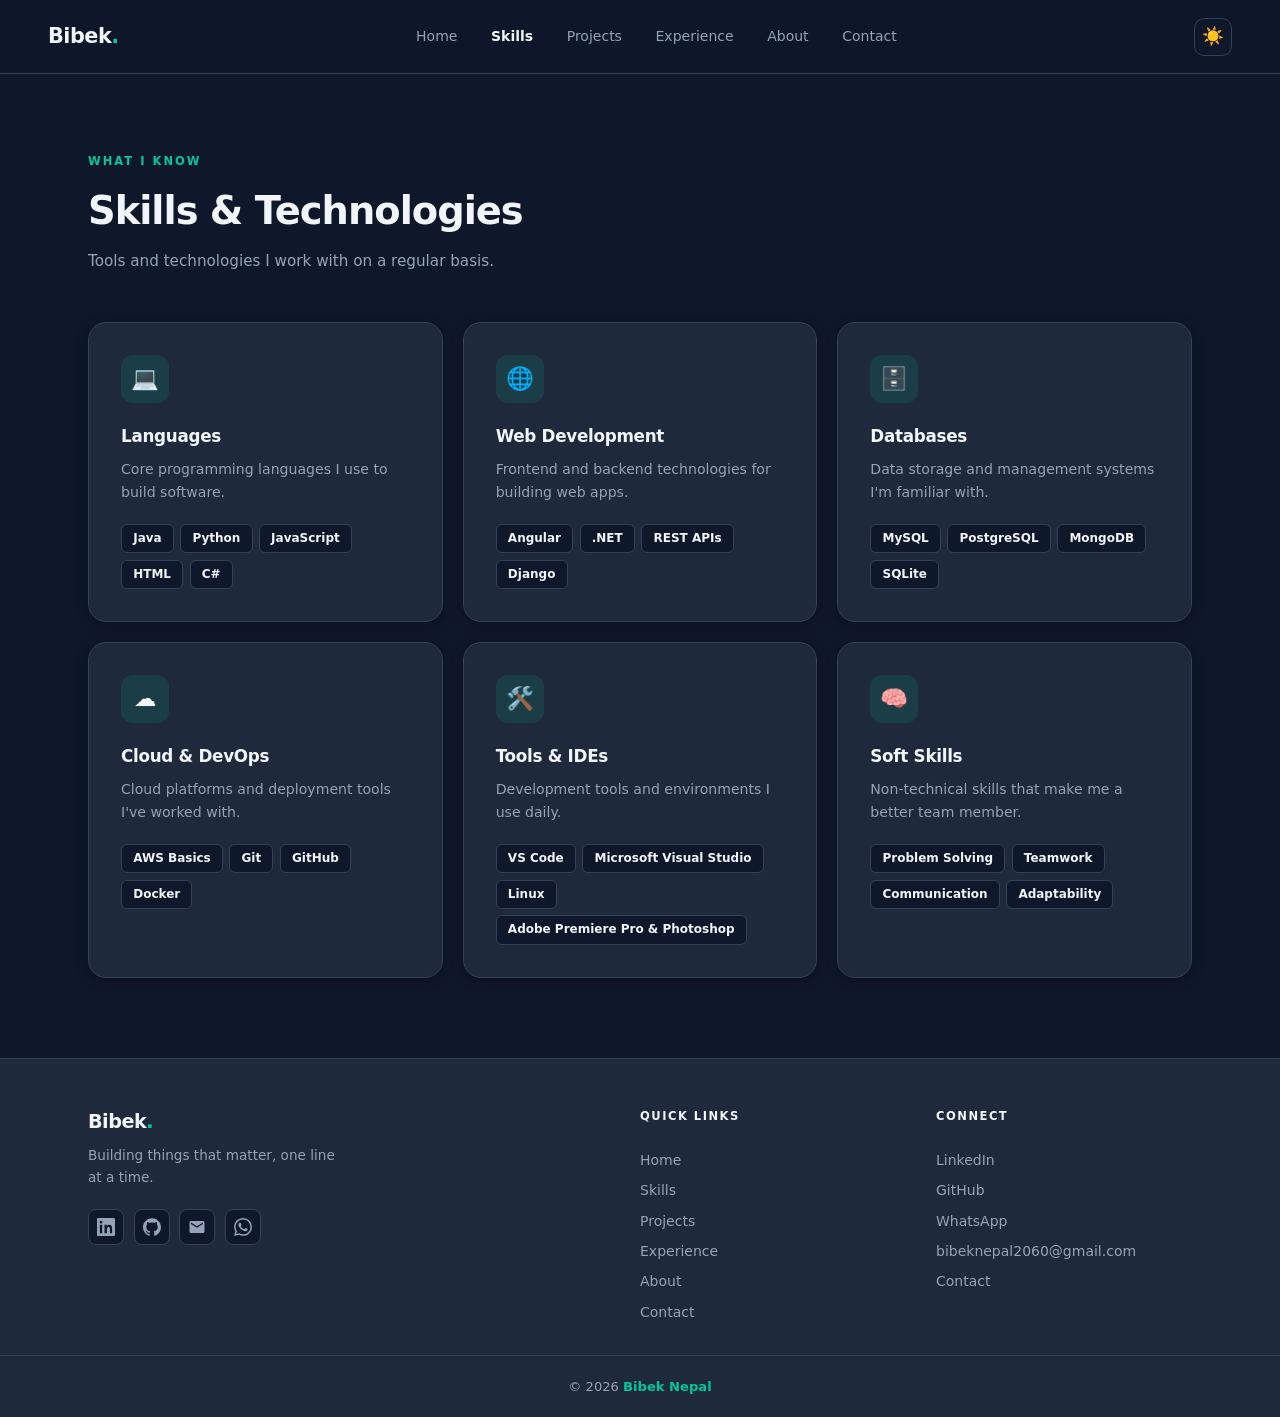
<file: skills.html>
<!DOCTYPE html>
<html lang="en">
<head>
  <meta charset="UTF-8">
  <meta name="description" content="Skills <meta name="viewport" Technologies of Bibek Nepal — Python, C#, Java, Django, .NET, Angular and more.">
  <meta name="author" content="Bibek Nepal">
  <meta property="og:title" content="Bibek Nepal — Portfolio">
  <meta property="og:description" content="Skills <meta name="viewport" Technologies of Bibek Nepal — Python, C#, Java, Django, .NET, Angular and more.">
  <meta property="og:type" content="website">
  <meta name="viewport" content="width=device-width, initial-scale=1.0">
  <title>Skills — Bibek Nepal</title>
  <link rel="stylesheet" href="assets/css/style.css">
  <script>
    const t = localStorage.getItem('theme') || 'dark';
    document.documentElement.setAttribute('data-theme', t);
  </script>
</head>
<body>

  <div class="page">
    <div class="section">
      <p class="section-label">What I Know</p>
      <h2 class="section-title">Skills & Technologies</h2>
      <p class="section-sub">Tools and technologies I work with on a regular basis.</p>

      <div class="cards-grid">

        <div class="card">
          <div class="card-icon">💻</div>
          <h3>Languages</h3>
          <p>Core programming languages I use to build software.</p>
          <div class="tags">
            <span class="tag">Java</span>
            <span class="tag">Python</span>
            <span class="tag">JavaScript</span>
            <span class="tag">HTML</span>
            <span class="tag">C#</span>
          </div>
        </div>

        <div class="card">
          <div class="card-icon">🌐</div>
          <h3>Web Development</h3>
          <p>Frontend and backend technologies for building web apps.</p>
          <div class="tags">
            <span class="tag">Angular</span>
            <span class="tag">.NET</span>
            <span class="tag">REST APIs</span>
            <span class="tag">Django</span>
          </div>
        </div>

        <div class="card">
          <div class="card-icon">🗄️</div>
          <h3>Databases</h3>
          <p>Data storage and management systems I'm familiar with.</p>
          <div class="tags">
            <span class="tag">MySQL</span>
            <span class="tag">PostgreSQL</span>
            <span class="tag">MongoDB</span>
            <span class="tag">SQLite</span>
          </div>
        </div>

        <div class="card">
          <div class="card-icon">☁️</div>
          <h3>Cloud & DevOps</h3>
          <p>Cloud platforms and deployment tools I've worked with.</p>
          <div class="tags">
            <span class="tag">AWS Basics</span>
            <span class="tag">Git</span>
            <span class="tag">GitHub</span>
            <span class="tag">Docker</span>
          </div>
        </div>

        <div class="card">
          <div class="card-icon">🛠️</div>
          <h3>Tools & IDEs</h3>
          <p>Development tools and environments I use daily.</p>
          <div class="tags">
            <span class="tag">VS Code</span>
            <span class="tag">Microsoft Visual Studio</span>
            <span class="tag">Linux</span>
            <span class="tag">Adobe Premiere Pro & Photoshop</span>
          </div>
        </div>

        <div class="card">
          <div class="card-icon">🧠</div>
          <h3>Soft Skills</h3>
          <p>Non-technical skills that make me a better team member.</p>
          <div class="tags">
            <span class="tag">Problem Solving</span>
            <span class="tag">Teamwork</span>
            <span class="tag">Communication</span>
            <span class="tag">Adaptability</span>
          </div>
        </div>

      </div>
    </div>
  </div>

  <script src="assets/js/components.js"></script>
</body>
</html>
</file>
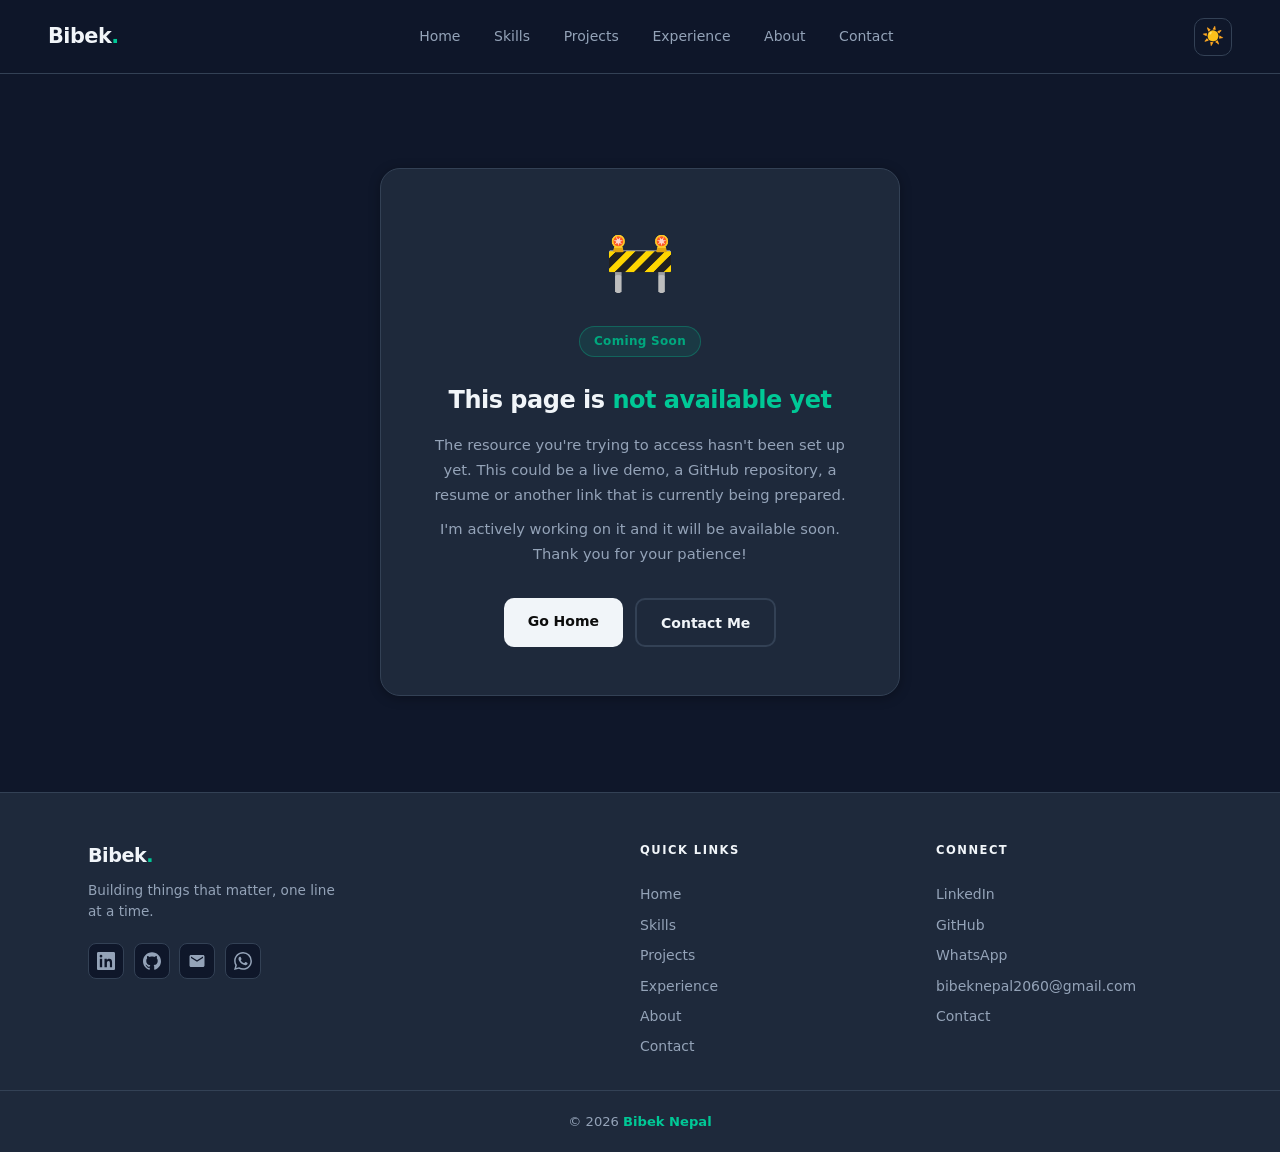
<file: unavailable.html>
<!DOCTYPE html>
<html lang="en">
<head>
  <meta charset="UTF-8">
  <meta name="description" content="This page is coming soon — Bibek Nepal Portfolio.">
  <meta name="author" content="Bibek Nepal">
  <meta property="og:title" content="Bibek Nepal — Portfolio">
  <meta property="og:description" content="This page is coming soon — Bibek Nepal Portfolio.">
  <meta property="og:type" content="website">
  <meta name="viewport" content="width=device-width, initial-scale=1.0">
  <title>Not Available — Bibek Nepal</title>
  <link rel="stylesheet" href="assets/css/style.css">
  <script>
    const t = localStorage.getItem('theme') || 'dark';
    document.documentElement.setAttribute('data-theme', t);
  </script>
  <style>
    .unavailable-page {
      min-height: 80vh;
      display: flex;
      align-items: center;
      justify-content: center;
      padding: 2rem;
    }
    .unavailable-box {
      background: var(--white);
      border: 1px solid var(--border);
      border-radius: 20px;
      padding: 3rem 2.5rem;
      max-width: 520px;
      width: 100%;
      text-align: center;
      box-shadow: var(--card-shadow);
    }
    .unavailable-icon {
      font-size: 3.5rem;
      margin-bottom: 1.25rem;
    }
    .unavailable-box h1 {
      font-size: 1.5rem;
      font-weight: 900;
      letter-spacing: -0.5px;
      margin-bottom: 0.75rem;
      color: var(--dark);
    }
    .unavailable-box h1 span { color: var(--accent); }
    .unavailable-box p {
      color: var(--muted);
      font-size: 0.92rem;
      line-height: 1.7;
      margin-bottom: 0.6rem;
    }
    .unavailable-badge {
      display: inline-block;
      background: rgba(0,200,150,0.1);
      border: 1px solid rgba(0,200,150,0.3);
      color: var(--accent-dark);
      font-size: 0.75rem;
      font-weight: 700;
      padding: 0.3rem 0.9rem;
      border-radius: 999px;
      margin-bottom: 1.5rem;
      letter-spacing: 0.3px;
    }
    .unavailable-actions {
      display: flex;
      gap: 0.75rem;
      justify-content: center;
      margin-top: 2rem;
      flex-wrap: wrap;
    }
  </style>
</head>
<body>

  <div class="page">
    <div class="unavailable-page">
      <div class="unavailable-box">
        <div class="unavailable-icon">🚧</div>
        <div class="unavailable-badge">Coming Soon</div>
        <h1>This page is <span>not available yet</span></h1>
        <p>The resource you're trying to access hasn't been set up yet. This could be a live demo, a GitHub repository, a resume or another link that is currently being prepared.</p>
        <p>I'm actively working on it and it will be available soon. Thank you for your patience!</p>
        <div class="unavailable-actions">
          <a href="index.html" class="btn btn-primary">Go Home</a>
          <a href="contact.html" class="btn btn-ghost">Contact Me</a>
        </div>
      </div>
    </div>
  </div>

  <script src="assets/js/components.js"></script>
</body>
</html>
</file>
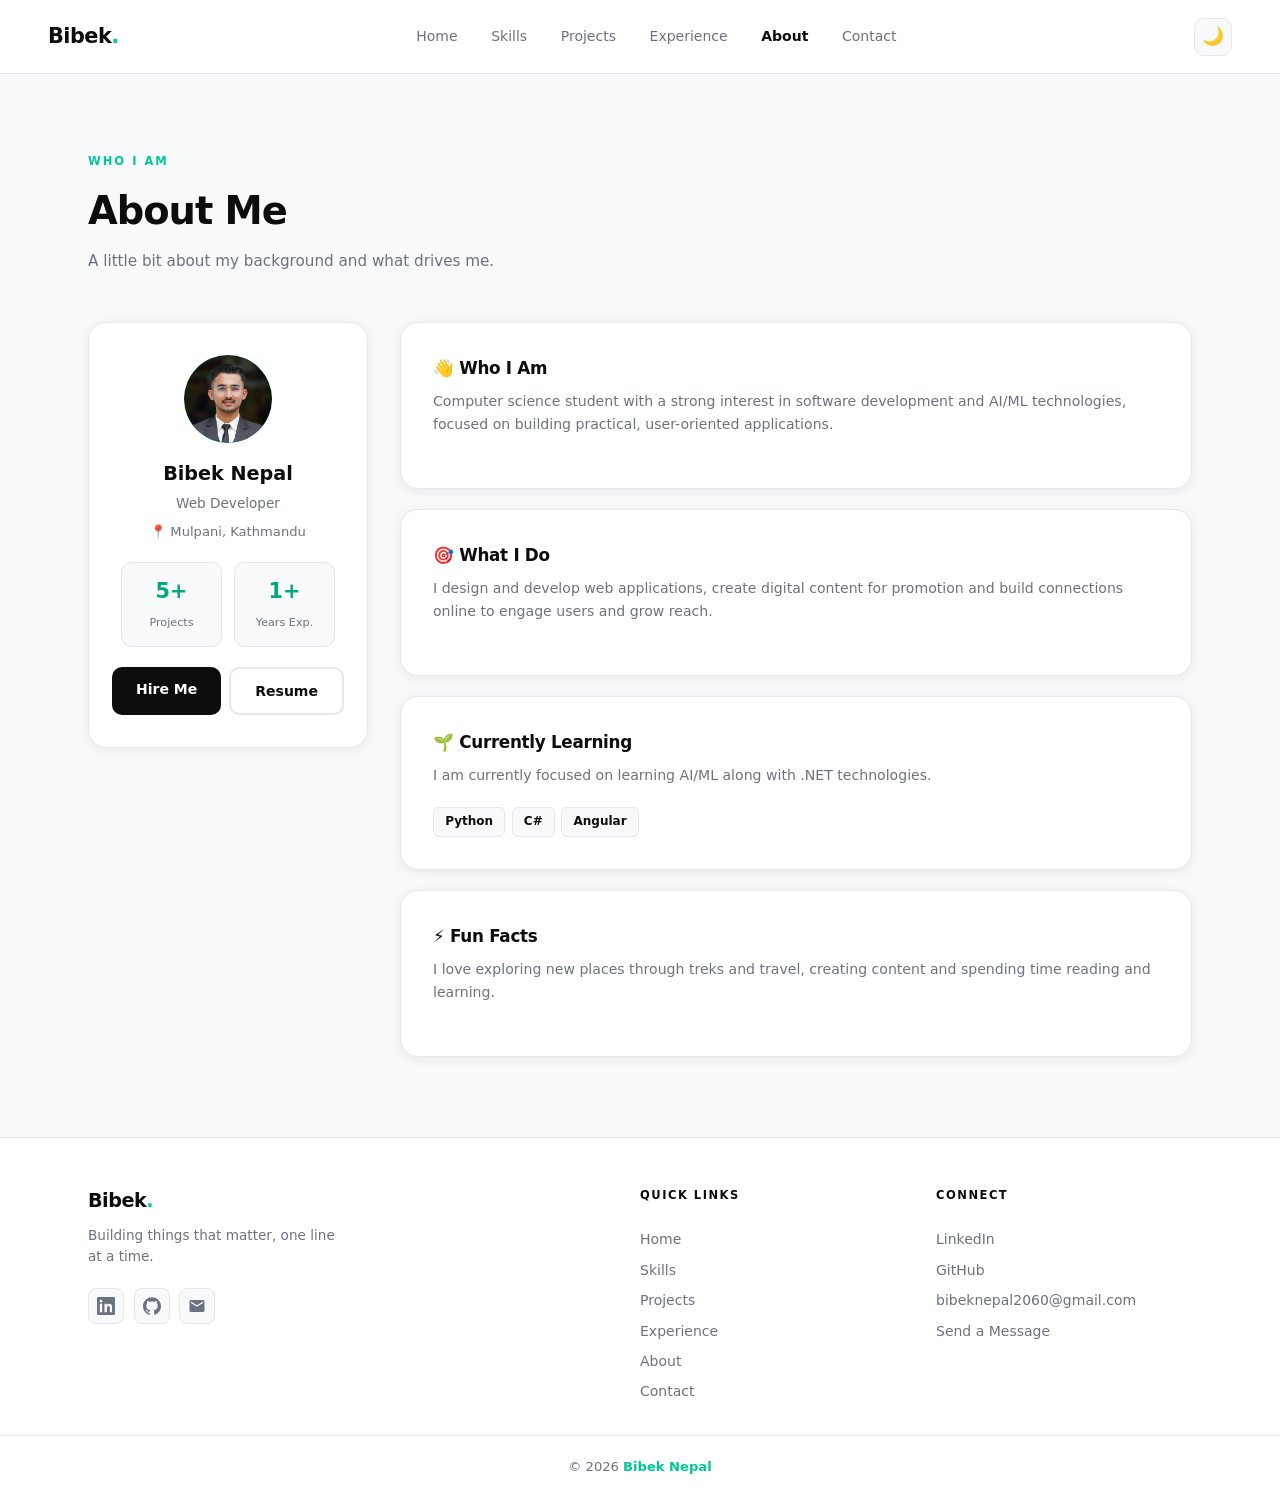
<file: HTML/about.html>
<!DOCTYPE html>
<html lang="en">
<head>
  <meta charset="UTF-8">
  <meta name="viewport" content="width=device-width, initial-scale=1.0">
  <title>About — Bibek Nepal</title>
  <link rel="stylesheet" href="../CSS/style.css">
  <script>
    const t = localStorage.getItem('theme') || 'light';
    document.documentElement.setAttribute('data-theme', t);
  </script>
</head>
<body>

  <div class="page">
    <div class="section">
      <p class="section-label">Who I Am</p>
      <h2 class="section-title">About Me</h2>
      <p class="section-sub">A little bit about my background and what drives me.</p>

      <div class="about-grid">

        <div class="avatar-card">
          <div class="avatar"><img src="../Images/avatar.JPG" alt="Bibek Nepal"></div>
          <h2>Bibek Nepal</h2>
          <p>Web Developer</p>
          <p style="margin-top:0.4rem; font-size:0.82rem;">📍 Mulpani, Kathmandu</p>
          <div class="stat-row">
            <div class="stat">
              <strong>5+</strong>
              <span>Projects</span>
            </div>
            <div class="stat">
              <strong>1+</strong>
              <span>Years Exp.</span>
            </div>
          </div>
          <div style="margin-top:1.25rem; display:flex; gap:0.5rem; justify-content:center; flex-wrap:nowrap;">
            <a href="contact.html" class="btn btn-primary" style="white-space:nowrap;">Hire Me</a>
            <a href="unavailable.html" class="btn btn-ghost" style="white-space:nowrap;">Resume</a>
          </div>
        </div>

        <div style="display:flex; flex-direction:column; gap:1.25rem;">

          <div class="card">
            <h3>👋 Who I Am</h3>
            <p>Computer science student with a strong interest in software development and AI/ML technologies, focused on building practical, user-oriented applications.</p>
          </div>

          <div class="card">
            <h3>🎯 What I Do</h3>
            <p>I design and develop web applications, create digital content for promotion and build connections online to engage users and grow reach.</p>
          </div>

          <div class="card">
            <h3>🌱 Currently Learning</h3>
            <p>I am currently focused on learning AI/ML along with .NET technologies.</p>
            <div class="tags">
              <span class="tag">Python</span>
              <span class="tag">C#</span>
              <span class="tag">Angular</span>
            </div>
          </div>

          <div class="card">
            <h3>⚡ Fun Facts</h3>
            <p>I love exploring new places through treks and travel, creating content and spending time reading and learning.</p>
          </div>

        </div>
      </div>
    </div>
  </div>

  <script src="../JS/components.js"></script>
</body>
</html>
</file>
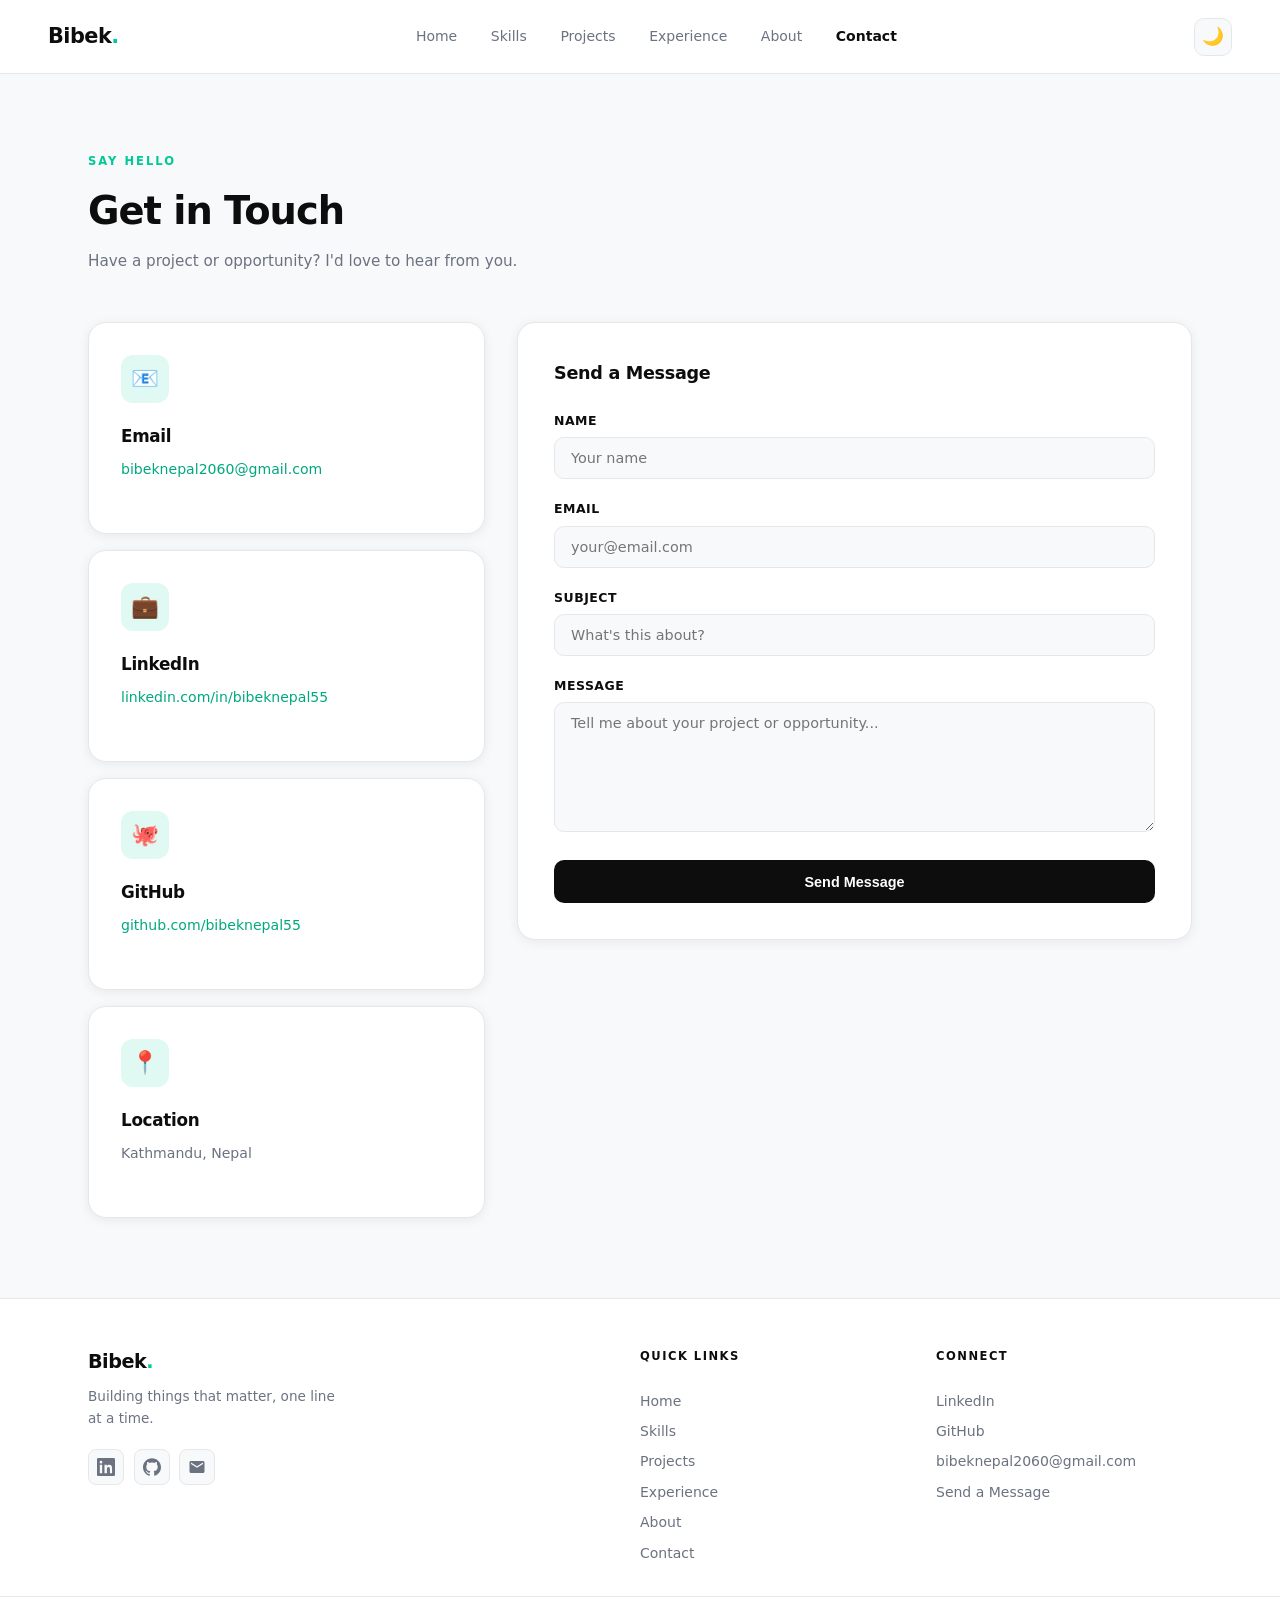
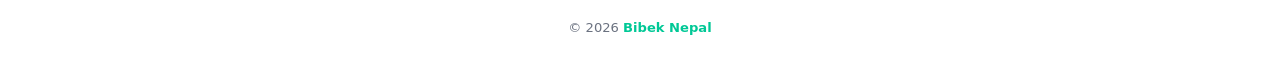
<file: HTML/contact.html>
<!DOCTYPE html>
<html lang="en">
<head>
  <meta charset="UTF-8">
  <meta name="viewport" content="width=device-width, initial-scale=1.0">
  <title>Contact — Bibek Nepal</title>
  <link rel="stylesheet" href="../CSS/style.css">
  <script>
    const t = localStorage.getItem('theme') || 'light';
    document.documentElement.setAttribute('data-theme', t);
  </script>
</head>
<body>

  <div class="page">
    <div class="section">
      <p class="section-label">Say Hello</p>
      <h2 class="section-title">Get in Touch</h2>
      <p class="section-sub">Have a project or opportunity? I'd love to hear from you.</p>

      <div class="contact-grid">

        <div class="contact-info">
          <div class="card">
            <div class="card-icon">📧</div>
            <h3>Email</h3>
            <p><a href="mailto:bibeknepal2060@gmail.com">bibeknepal2060@gmail.com</a></p>
          </div>
          <div class="card">
            <div class="card-icon">💼</div>
            <h3>LinkedIn</h3>
            <p><a href="https://linkedin.com/in/bibeknepal55" target="_blank">linkedin.com/in/bibeknepal55</a></p>
          </div>
          <div class="card">
            <div class="card-icon">🐙</div>
            <h3>GitHub</h3>
            <p><a href="https://github.com/bibeknepal55" target="_blank">github.com/bibeknepal55</a></p>
          </div>
          <div class="card">
            <div class="card-icon">📍</div>
            <h3>Location</h3>
            <p>Kathmandu, Nepal</p>
          </div>
        </div>

        <div class="form-card">
          <h3 style="font-size:1.1rem; font-weight:800; margin-bottom:1.5rem; letter-spacing:-0.3px;">Send a Message</h3>
          <form>
            <div class="form-group">
              <label>Name</label>
              <input type="text" placeholder="Your name">
            </div>
            <div class="form-group">
              <label>Email</label>
              <input type="email" placeholder="your@email.com">
            </div>
            <div class="form-group">
              <label>Subject</label>
              <input type="text" placeholder="What's this about?">
            </div>
            <div class="form-group">
              <label>Message</label>
              <textarea placeholder="Tell me about your project or opportunity..."></textarea>
            </div>
            <button type="submit" class="btn btn-primary" style="width:100%; padding:0.85rem; font-size:0.9rem;">Send Message</button>
          </form>
        </div>

      </div>
    </div>
  </div>

  <script src="../JS/components.js"></script>
</body>
</html>
</file>
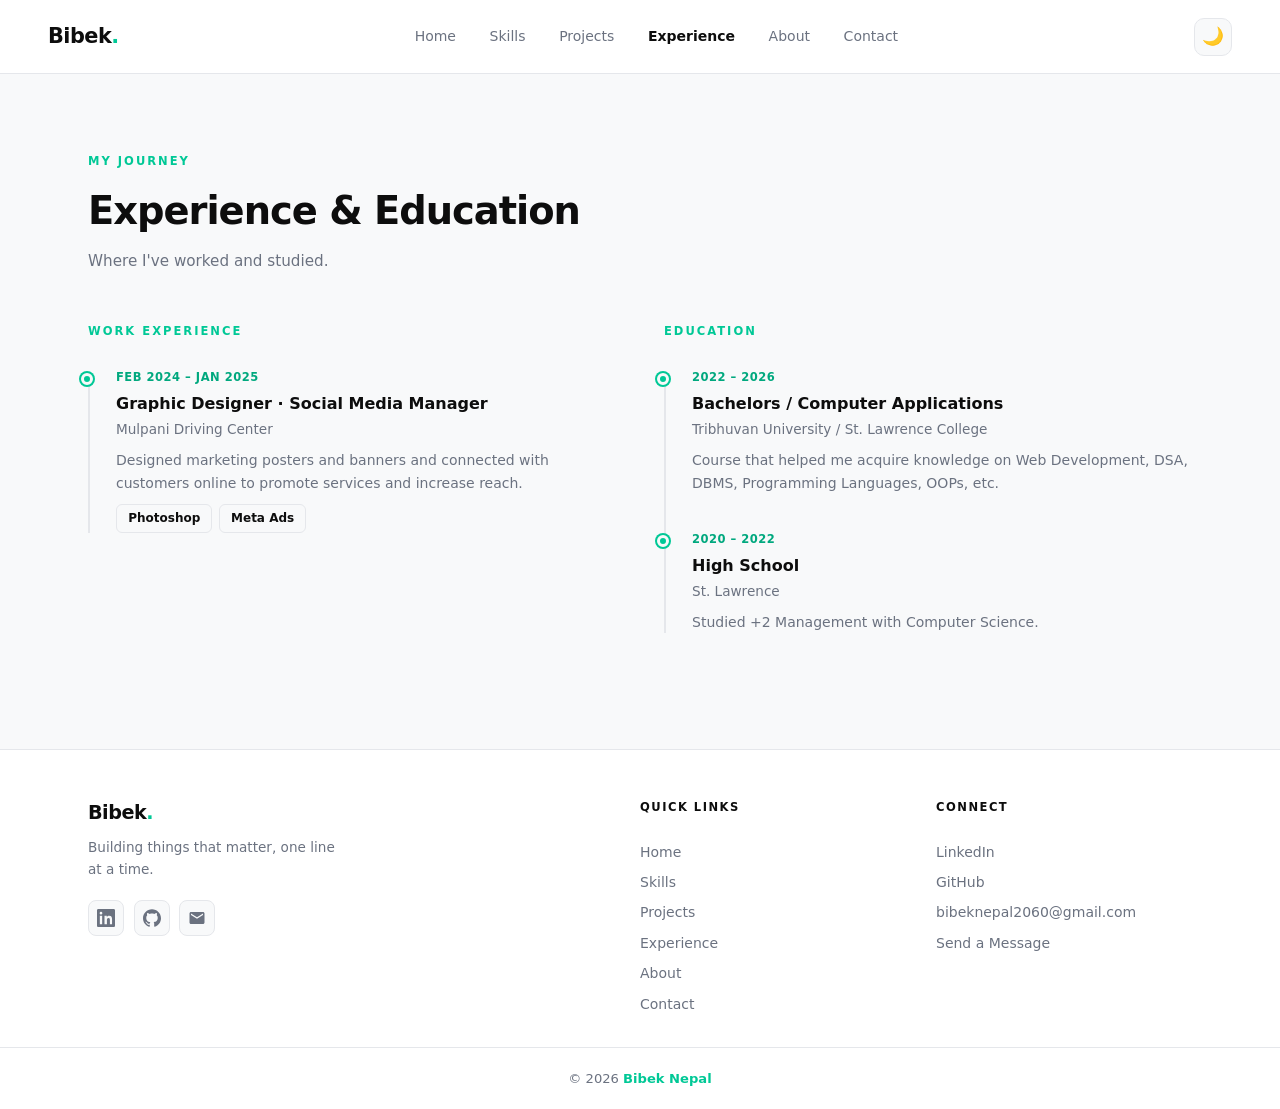
<file: HTML/experience.html>
<!DOCTYPE html>
<html lang="en">
<head>
  <meta charset="UTF-8">
  <meta name="viewport" content="width=device-width, initial-scale=1.0">
  <title>Experience — Bibek Nepal</title>
  <link rel="stylesheet" href="../CSS/style.css">
  <script>
    const t = localStorage.getItem('theme') || 'light';
    document.documentElement.setAttribute('data-theme', t);
  </script>
</head>
<body>

  <div class="page">
    <div class="section">
      <p class="section-label">My Journey</p>
      <h2 class="section-title">Experience & Education</h2>
      <p class="section-sub">Where I've worked and studied.</p>

      <div class="exp-grid" style="display:grid; grid-template-columns:1fr 1fr; gap:3rem; align-items:start;">

        <div>
          <h3 style="font-size:0.72rem; font-weight:800; text-transform:uppercase; letter-spacing:2px; color:var(--accent); margin-bottom:1.75rem;">Work Experience</h3>
          <div class="timeline">
            <div class="timeline-item">
              <div class="timeline-date">Feb 2024 – Jan 2025</div>
              <h3>Graphic Designer · Social Media Manager</h3>
              <h4>Mulpani Driving Center</h4>
              <p>Designed marketing posters and banners and connected with customers online to promote services and increase reach.</p>
              <div class="tags" style="margin-top:0.6rem;">
                <span class="tag">Photoshop</span>
                <span class="tag">Meta Ads</span>
              </div>
            </div>
          </div>
        </div>

        <div>
          <h3 style="font-size:0.72rem; font-weight:800; text-transform:uppercase; letter-spacing:2px; color:var(--accent); margin-bottom:1.75rem;">Education</h3>
          <div class="timeline">
            <div class="timeline-item">
              <div class="timeline-date">2022 – 2026</div>
              <h3>Bachelors / Computer Applications</h3>
              <h4>Tribhuvan University / St. Lawrence College</h4>
              <p>Course that helped me acquire knowledge on Web Development, DSA, DBMS, Programming Languages, OOPs, etc.</p>
            </div>
            <div class="timeline-item">
              <div class="timeline-date">2020 – 2022</div>
              <h3>High School</h3>
              <h4>St. Lawrence</h4>
              <p>Studied +2 Management with Computer Science.</p>
            </div>
          </div>
        </div>

      </div>
    </div>
  </div>

  <script src="../JS/components.js"></script>
</body>
</html>
</file>
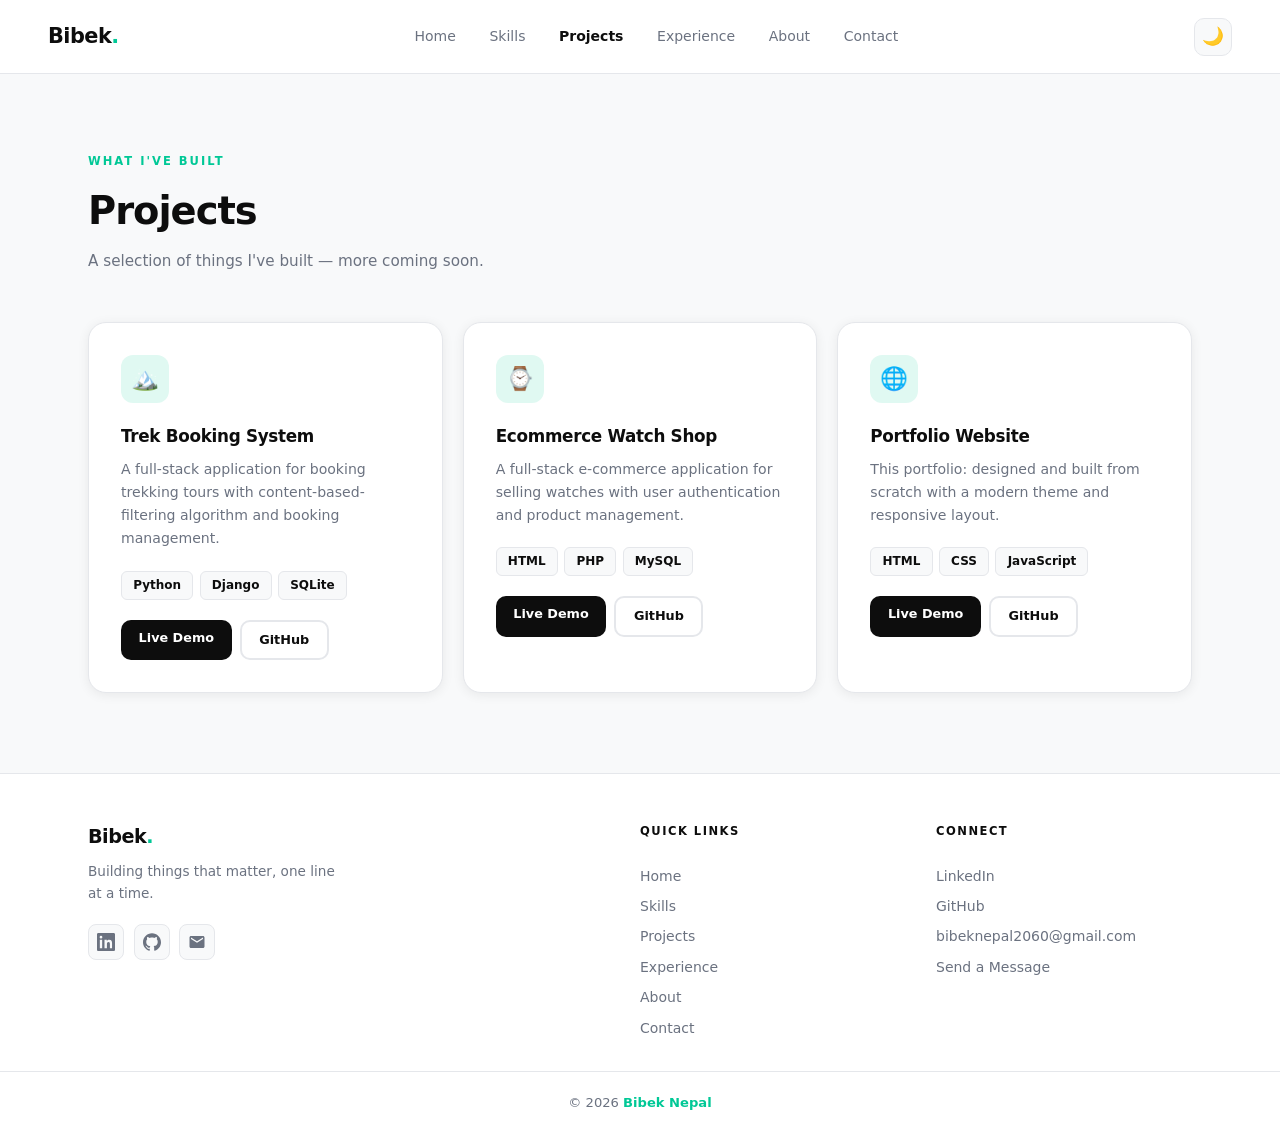
<file: HTML/projects.html>
<!DOCTYPE html>
<html lang="en">
<head>
  <meta charset="UTF-8">
  <meta name="viewport" content="width=device-width, initial-scale=1.0">
  <title>Projects — Bibek Nepal</title>
  <link rel="stylesheet" href="../CSS/style.css">
  <script>
    const t = localStorage.getItem('theme') || 'light';
    document.documentElement.setAttribute('data-theme', t);
  </script>
</head>
<body>

  <div class="page">
    <div class="section">
      <p class="section-label">What I've Built</p>
      <h2 class="section-title">Projects</h2>
      <p class="section-sub">A selection of things I've built — more coming soon.</p>

      <div class="cards-grid">

        <div class="card">
          <div class="card-icon">🏔️</div>
          <h3>Trek Booking System</h3>
          <p>A full-stack application for booking trekking tours with content-based-filtering algorithm and booking management.</p>
          <div class="tags">
            <span class="tag">Python</span>
            <span class="tag">Django</span>
            <span class="tag">SQLite</span>
          </div>
          <div style="display:flex; gap:0.5rem; margin-top:1.25rem;">
            <a href="unavailable.html" class="btn btn-primary">Live Demo</a>
            <a href="https://github.com/bibeknepal55/TrekAnnex-Smart-Trek-Booking-System" class="btn btn-ghost" target="_blank">GitHub</a>
          </div>
        </div>

        <div class="card">
          <div class="card-icon">⌚</div>
          <h3>Ecommerce Watch Shop</h3>
          <p>A full-stack e-commerce application for selling watches with user authentication and product management.</p>
          <div class="tags">
            <span class="tag">HTML</span>
            <span class="tag">PHP</span>
            <span class="tag">MySQL</span>
          </div>
          <div style="display:flex; gap:0.5rem; margin-top:1.25rem;">
            <a href="unavailable.html" class="btn btn-primary">Live Demo</a>
            <a href="https://github.com/bibeknepal55/ecommercewatch" class="btn btn-ghost" target="_blank">GitHub</a>
          </div>
        </div>

        <div class="card">
          <div class="card-icon">🌐</div>
          <h3>Portfolio Website</h3>
          <p>This portfolio: designed and built from scratch with a modern theme and responsive layout.</p>
          <div class="tags">
            <span class="tag">HTML</span>
            <span class="tag">CSS</span>
            <span class="tag">JavaScript</span>
          </div>
          <div style="display:flex; gap:0.5rem; margin-top:1.25rem;">
            <a href="unavailable.html" class="btn btn-primary">Live Demo</a>
            <a href="unavailable.html" class="btn btn-ghost">GitHub</a>
          </div>
        </div>

      </div>
    </div>
  </div>

  <script src="../JS/components.js"></script>
</body>
</html>
</file>
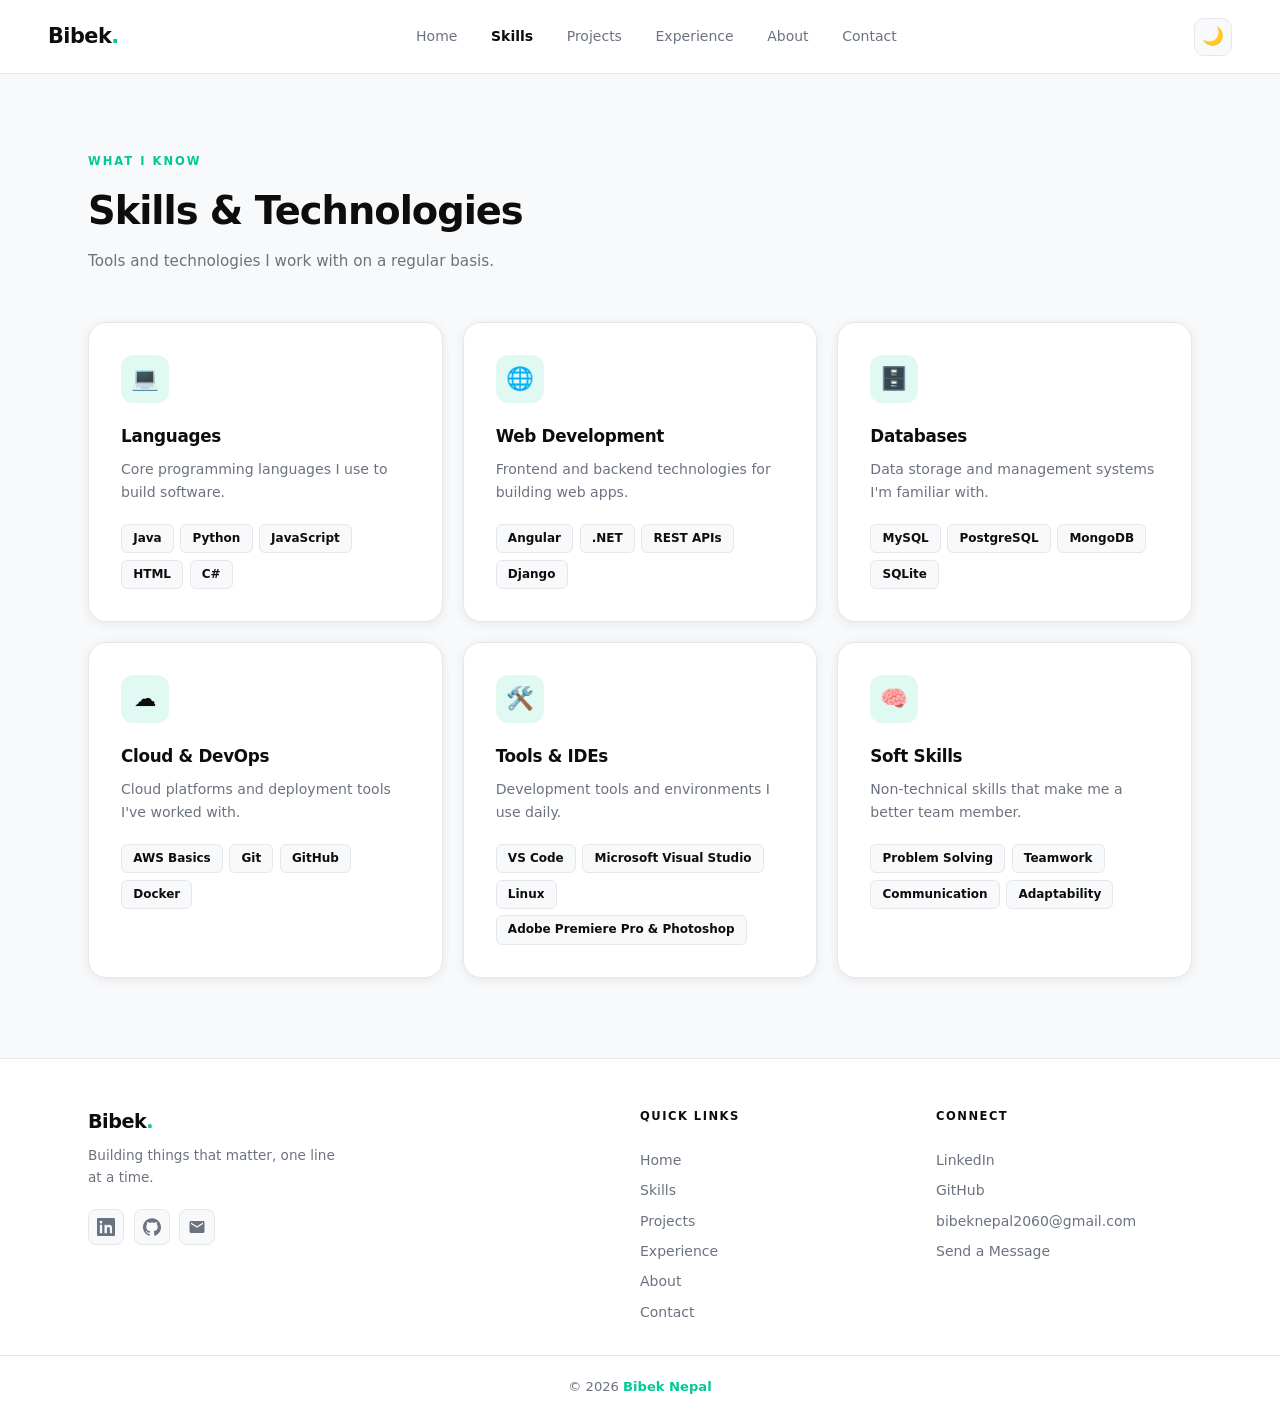
<file: HTML/skills.html>
<!DOCTYPE html>
<html lang="en">
<head>
  <meta charset="UTF-8">
  <meta name="viewport" content="width=device-width, initial-scale=1.0">
  <title>Skills — Bibek Nepal</title>
  <link rel="stylesheet" href="../CSS/style.css">
  <script>
    const t = localStorage.getItem('theme') || 'light';
    document.documentElement.setAttribute('data-theme', t);
  </script>
</head>
<body>

  <div class="page">
    <div class="section">
      <p class="section-label">What I Know</p>
      <h2 class="section-title">Skills & Technologies</h2>
      <p class="section-sub">Tools and technologies I work with on a regular basis.</p>

      <div class="cards-grid">

        <div class="card">
          <div class="card-icon">💻</div>
          <h3>Languages</h3>
          <p>Core programming languages I use to build software.</p>
          <div class="tags">
            <span class="tag">Java</span>
            <span class="tag">Python</span>
            <span class="tag">JavaScript</span>
            <span class="tag">HTML</span>
            <span class="tag">C#</span>
          </div>
        </div>

        <div class="card">
          <div class="card-icon">🌐</div>
          <h3>Web Development</h3>
          <p>Frontend and backend technologies for building web apps.</p>
          <div class="tags">
            <span class="tag">Angular</span>
            <span class="tag">.NET</span>
            <span class="tag">REST APIs</span>
            <span class="tag">Django</span>
          </div>
        </div>

        <div class="card">
          <div class="card-icon">🗄️</div>
          <h3>Databases</h3>
          <p>Data storage and management systems I'm familiar with.</p>
          <div class="tags">
            <span class="tag">MySQL</span>
            <span class="tag">PostgreSQL</span>
            <span class="tag">MongoDB</span>
            <span class="tag">SQLite</span>
          </div>
        </div>

        <div class="card">
          <div class="card-icon">☁️</div>
          <h3>Cloud & DevOps</h3>
          <p>Cloud platforms and deployment tools I've worked with.</p>
          <div class="tags">
            <span class="tag">AWS Basics</span>
            <span class="tag">Git</span>
            <span class="tag">GitHub</span>
            <span class="tag">Docker</span>
          </div>
        </div>

        <div class="card">
          <div class="card-icon">🛠️</div>
          <h3>Tools & IDEs</h3>
          <p>Development tools and environments I use daily.</p>
          <div class="tags">
            <span class="tag">VS Code</span>
            <span class="tag">Microsoft Visual Studio</span>
            <span class="tag">Linux</span>
            <span class="tag">Adobe Premiere Pro & Photoshop</span>
          </div>
        </div>

        <div class="card">
          <div class="card-icon">🧠</div>
          <h3>Soft Skills</h3>
          <p>Non-technical skills that make me a better team member.</p>
          <div class="tags">
            <span class="tag">Problem Solving</span>
            <span class="tag">Teamwork</span>
            <span class="tag">Communication</span>
            <span class="tag">Adaptability</span>
          </div>
        </div>

      </div>
    </div>
  </div>

  <script src="../JS/components.js"></script>
</body>
</html>
</file>
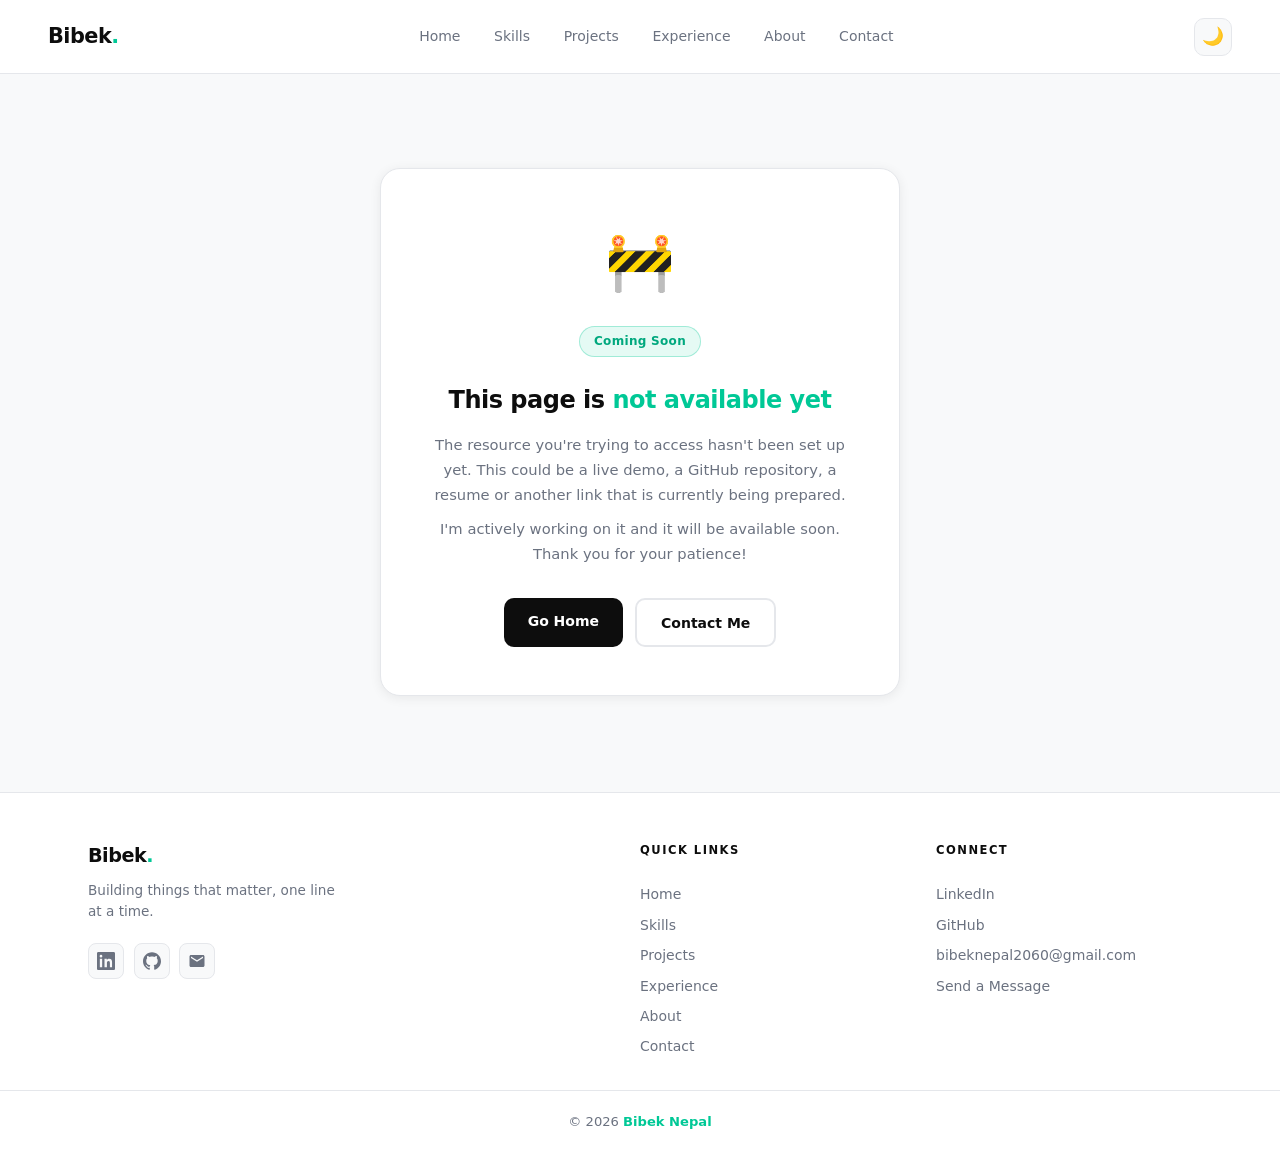
<file: HTML/unavailable.html>
<!DOCTYPE html>
<html lang="en">
<head>
  <meta charset="UTF-8">
  <meta name="viewport" content="width=device-width, initial-scale=1.0">
  <title>Not Available — Bibek Nepal</title>
  <link rel="stylesheet" href="../CSS/style.css">
  <script>
    const t = localStorage.getItem('theme') || 'light';
    document.documentElement.setAttribute('data-theme', t);
  </script>
  <style>
    .unavailable-page {
      min-height: 80vh;
      display: flex;
      align-items: center;
      justify-content: center;
      padding: 2rem;
    }
    .unavailable-box {
      background: var(--white);
      border: 1px solid var(--border);
      border-radius: 20px;
      padding: 3rem 2.5rem;
      max-width: 520px;
      width: 100%;
      text-align: center;
      box-shadow: var(--card-shadow);
    }
    .unavailable-icon {
      font-size: 3.5rem;
      margin-bottom: 1.25rem;
    }
    .unavailable-box h1 {
      font-size: 1.5rem;
      font-weight: 900;
      letter-spacing: -0.5px;
      margin-bottom: 0.75rem;
      color: var(--dark);
    }
    .unavailable-box h1 span { color: var(--accent); }
    .unavailable-box p {
      color: var(--muted);
      font-size: 0.92rem;
      line-height: 1.7;
      margin-bottom: 0.6rem;
    }
    .unavailable-badge {
      display: inline-block;
      background: rgba(0,200,150,0.1);
      border: 1px solid rgba(0,200,150,0.3);
      color: var(--accent-dark);
      font-size: 0.75rem;
      font-weight: 700;
      padding: 0.3rem 0.9rem;
      border-radius: 999px;
      margin-bottom: 1.5rem;
      letter-spacing: 0.3px;
    }
    .unavailable-actions {
      display: flex;
      gap: 0.75rem;
      justify-content: center;
      margin-top: 2rem;
      flex-wrap: wrap;
    }
  </style>
</head>
<body>

  <div class="page">
    <div class="unavailable-page">
      <div class="unavailable-box">
        <div class="unavailable-icon">🚧</div>
        <div class="unavailable-badge">Coming Soon</div>
        <h1>This page is <span>not available yet</span></h1>
        <p>The resource you're trying to access hasn't been set up yet. This could be a live demo, a GitHub repository, a resume or another link that is currently being prepared.</p>
        <p>I'm actively working on it and it will be available soon. Thank you for your patience!</p>
        <div class="unavailable-actions">
          <a href="index.html" class="btn btn-primary">Go Home</a>
          <a href="contact.html" class="btn btn-ghost">Contact Me</a>
        </div>
      </div>
    </div>
  </div>

  <script src="../JS/components.js"></script>
</body>
</html>
</file>
<file: assets/css/style.css>
/* ===== RESET & BASE ===== */
*, *::before, *::after { margin: 0; padding: 0; box-sizing: border-box; }

:root {
  --bg: #f8f9fa;
  --white: #ffffff;
  --dark: #0d0d0d;
  --dark2: #1a1a1a;
  --accent: #00c896;
  --accent-dark: #00a87e;
  --muted: #6b7280;
  --border: #e5e7eb;
  --card-shadow: 0 2px 12px rgba(0,0,0,0.07);
  --card-shadow-hover: 0 12px 40px rgba(0,0,0,0.13);
}

/* ===== DARK THEME ===== */
[data-theme="dark"] {
  --bg: #0f172a;
  --white: #1e293b;
  --dark: #f1f5f9;
  --dark2: #e2e8f0;
  --muted: #94a3b8;
  --border: #334155;
  --card-shadow: 0 2px 12px rgba(0,0,0,0.3);
  --card-shadow-hover: 0 12px 40px rgba(0,0,0,0.5);
}

html { scroll-behavior: smooth; }

body {
  background: var(--bg);
  color: var(--dark);
  font-family: 'Segoe UI', system-ui, -apple-system, sans-serif;
  line-height: 1.6;
  transition: background 0.3s, color 0.3s;
}

a { text-decoration: none; color: inherit; }

/* ===== NAVBAR ===== */
.navbar {
  position: fixed;
  top: 0; left: 0; right: 0;
  z-index: 100;
  display: flex;
  align-items: center;
  justify-content: space-between;
  padding: 1.1rem 3rem;
  background: rgba(255,255,255,0.92);
  backdrop-filter: blur(12px);
  border-bottom: 1px solid var(--border);
  transition: background 0.3s, border-color 0.3s;
}

[data-theme="dark"] .navbar {
  background: rgba(15,23,42,0.92);
}

.logo {
  font-size: 1.3rem;
  font-weight: 900;
  color: var(--dark);
  letter-spacing: -0.5px;
  text-decoration: none;
  cursor: pointer;
  position: relative;
  z-index: 101;
}

.logo span { color: var(--accent); }

.nav-links {
  display: flex;
  gap: 0.1rem;
}

.nav-links a {
  padding: 0.45rem 1rem;
  border-radius: 8px;
  color: var(--muted);
  font-size: 0.875rem;
  font-weight: 500;
  transition: all 0.18s;
  white-space: nowrap;
}

.nav-links a:hover { color: var(--dark); background: var(--bg); }
.nav-links a.active { color: var(--dark); font-weight: 700; }

/* ===== THEME TOGGLE ===== */
.theme-toggle {
  width: 38px; height: 38px;
  border-radius: 10px;
  border: 1.5px solid var(--border);
  background: var(--bg);
  color: var(--dark);
  font-size: 1.1rem;
  cursor: pointer;
  display: flex;
  align-items: center;
  justify-content: center;
  transition: all 0.18s;
  flex-shrink: 0;
  line-height: 1;
  user-select: none;
}

.theme-toggle span {
  pointer-events: none;
  line-height: 1;
  display: flex;
}

.theme-toggle:hover {
  border-color: var(--accent);
  background: var(--white);
}

/* ===== PAGE ===== */
.page { padding-top: 72px; }

/* ===== HERO ===== */
.hero {
  background: var(--white);
  transition: background 0.3s;
  padding: 6rem 3rem 5rem;
  display: flex;
  align-items: center;
  justify-content: space-between;
  gap: 3rem;
  max-width: 1200px;
  margin: 0 auto;
}

.hero-left { flex: 1; }

.hero-tag {
  display: inline-flex;
  align-items: center;
  gap: 0.5rem;
  background: rgba(0,200,150,0.12);
  color: var(--accent-dark);
  font-size: 0.78rem;
  font-weight: 700;
  padding: 0.35rem 0.9rem;
  border-radius: 999px;
  margin-bottom: 1.5rem;
  letter-spacing: 0.3px;
}

.hero h1 {
  font-size: clamp(2.8rem, 5vw, 4.2rem);
  font-weight: 900;
  line-height: 1.08;
  letter-spacing: -2px;
  margin-bottom: 1.25rem;
  color: var(--dark);
}

.hero h1 em {
  font-style: normal;
  color: var(--accent);
}

.hero p {
  color: var(--muted);
  font-size: 1.05rem;
  max-width: 440px;
  margin-bottom: 2.25rem;
  line-height: 1.7;
}

.hero-btns { display: flex; gap: 0.75rem; flex-wrap: wrap; }

.hero-right {
  flex-shrink: 0;
  width: 260px;
  border-radius: 32px;
  display: flex;
  flex-direction: column;
  align-items: center;
  position: relative;
  overflow: visible;
}

.hero-right img {
  width: 260px;
  height: 260px;
  object-fit: cover;
  border-radius: 32px;
  display: block;
}

.hero-photo-name {
  text-align: center;
  margin-top: 0.75rem;
  font-size: 1rem;
  font-weight: 700;
  color: var(--dark);
  letter-spacing: -0.3px;
}

.hero-right::after {
  content: '';
  position: absolute;
  width: 120px; height: 120px;
  border-radius: 50%;
  background: rgba(0,200,150,0.2);
  bottom: -30px; right: -30px;
}

/* ===== BUTTONS ===== */
.btn {
  display: inline-block;
  padding: 0.7rem 1.5rem;
  border-radius: 10px;
  font-size: 0.875rem;
  font-weight: 700;
  cursor: pointer;
  transition: all 0.18s;
  border: none;
}

.btn-primary {
  background: #0d0d0d;
  color: #fff;
}

[data-theme="dark"] .btn-primary {
  background: #f1f5f9;
  color: #0d0d0d;
}

.btn-primary:hover { opacity: 0.88; transform: translateY(-1px); box-shadow: 0 6px 20px rgba(0,0,0,0.18); }

.btn-accent {
  background: var(--accent);
  color: #fff;
}

.btn-accent:hover { background: var(--accent-dark); transform: translateY(-1px); box-shadow: 0 6px 20px rgba(0,200,150,0.35); }

.btn-ghost {
  background: transparent;
  color: var(--dark);
  border: 2px solid var(--border);
}

.btn-ghost:hover { border-color: var(--accent); color: var(--accent); }

/* ===== SECTION ===== */
.section {
  padding: 5rem 3rem;
  max-width: 1200px;
  margin: 0 auto;
}

.section-label {
  font-size: 0.72rem;
  font-weight: 800;
  text-transform: uppercase;
  letter-spacing: 2px;
  color: var(--accent);
  margin-bottom: 0.6rem;
}

.section-title {
  font-size: clamp(1.8rem, 3vw, 2.4rem);
  font-weight: 900;
  letter-spacing: -1px;
  margin-bottom: 0.5rem;
  color: var(--dark);
}

.section-sub {
  color: var(--muted);
  font-size: 0.95rem;
  margin-bottom: 3rem;
}

/* ===== CARDS GRID ===== */
.cards-grid {
  display: grid;
  grid-template-columns: repeat(auto-fill, minmax(300px, 1fr));
  gap: 1.25rem;
}

.card {
  background: var(--white);
  border: 1px solid var(--border);
  border-radius: 18px;
  padding: 2rem;
  box-shadow: var(--card-shadow);
  transition: all 0.22s, background 0.3s, border-color 0.3s;
}

.card:hover {
  transform: translateY(-5px);
  box-shadow: var(--card-shadow-hover);
  border-color: transparent;
}

.card-icon {
  width: 48px; height: 48px;
  border-radius: 12px;
  background: rgba(0,200,150,0.12);
  display: flex;
  align-items: center;
  justify-content: center;
  font-size: 1.4rem;
  margin-bottom: 1.25rem;
}

.card h3 {
  font-size: 1.05rem;
  font-weight: 800;
  margin-bottom: 0.5rem;
  letter-spacing: -0.3px;
}

.card p {
  color: var(--muted);
  font-size: 0.88rem;
  line-height: 1.65;
  margin-bottom: 1.25rem;
}

.card .btn { font-size: 0.8rem; padding: 0.5rem 1.1rem; }

/* ===== TAGS ===== */
.tags { display: flex; flex-wrap: wrap; gap: 0.4rem; margin-top: 0.75rem; }

.tag {
  padding: 0.25rem 0.7rem;
  border-radius: 6px;
  background: var(--bg);
  border: 1px solid var(--border);
  color: var(--dark);
  font-size: 0.75rem;
  font-weight: 600;
  transition: background 0.3s, border-color 0.3s, color 0.3s;
}

/* ===== TIMELINE ===== */
.timeline { position: relative; padding-left: 1.75rem; }

.timeline::before {
  content: '';
  position: absolute;
  left: 0; top: 6px; bottom: 0;
  width: 2px;
  background: var(--border);
}

.timeline-item { position: relative; margin-bottom: 2.25rem; }

.timeline-item::before {
  content: '';
  position: absolute;
  left: -2.2rem; top: 5px;
  width: 12px; height: 12px;
  border-radius: 50%;
  background: var(--accent);
  border: 3px solid var(--bg);
  box-shadow: 0 0 0 2px var(--accent);
}

.timeline-date {
  font-size: 0.72rem;
  font-weight: 700;
  color: var(--accent-dark);
  text-transform: uppercase;
  letter-spacing: 0.5px;
  margin-bottom: 0.3rem;
}

.timeline-item h3 { font-size: 1rem; font-weight: 800; margin-bottom: 0.15rem; }
.timeline-item h4 { font-size: 0.85rem; color: var(--muted); margin-bottom: 0.5rem; font-weight: 500; }
.timeline-item p { color: var(--muted); font-size: 0.875rem; }

.contact-info .card p {
  overflow-wrap: break-word;
}

.contact-info .card p a {
  color: var(--accent-dark);
  font-weight: 500;
  transition: color 0.18s;
}

.contact-info .card p a:hover { color: var(--accent); }

/* ===== CONTACT GRID ===== */
.contact-grid {
  display: grid;
  grid-template-columns: 1fr 1.7fr;
  gap: 2rem;
  align-items: start;
}

.contact-info { display: flex; flex-direction: column; gap: 1rem; }

.form-card {
  background: var(--white);
  border: 1px solid var(--border);
  border-radius: 18px;
  padding: 2.25rem;
  box-shadow: var(--card-shadow);
  transition: background 0.3s, border-color 0.3s;
}

.form-group { margin-bottom: 1.25rem; }

.form-group label {
  display: block;
  font-size: 0.78rem;
  font-weight: 700;
  color: var(--dark);
  margin-bottom: 0.4rem;
  text-transform: uppercase;
  letter-spacing: 0.5px;
}

.form-group input,
.form-group textarea {
  width: 100%;
  padding: 0.75rem 1rem;
  background: var(--bg);
  border: 1.5px solid var(--border);
  border-radius: 10px;
  color: var(--dark);
  font-size: 0.9rem;
  font-family: inherit;
  outline: none;
  transition: border-color 0.18s, box-shadow 0.18s;
}

.form-group input:focus,
.form-group textarea:focus {
  border-color: var(--accent);
  box-shadow: 0 0 0 3px rgba(0,200,150,0.12);
  background: var(--white);
}

.form-group textarea { resize: vertical; min-height: 130px; }

/* ===== ABOUT ===== */
.about-grid {
  display: grid;
  grid-template-columns: 280px 1fr;
  gap: 2rem;
  align-items: start;
}

.avatar-card {
  background: var(--white);
  border: 1px solid var(--border);
  border-radius: 18px;
  padding: 2rem;
  text-align: center;
  box-shadow: var(--card-shadow);
  position: sticky;
  top: 90px;
  transition: background 0.3s, border-color 0.3s;
}

.avatar {
  width: 88px; height: 88px;
  border-radius: 50%;
  background: linear-gradient(135deg, #00c896, #00a87e);
  display: flex;
  align-items: center;
  justify-content: center;
  font-size: 1.8rem;
  font-weight: 900;
  color: #fff;
  margin: 0 auto 1rem;
  overflow: hidden;
}

.avatar img {
  width: 100%;
  height: 100%;
  object-fit: cover;
  border-radius: 50%;
}

.avatar-card h2 { font-size: 1.2rem; font-weight: 800; margin-bottom: 0.2rem; }
.avatar-card > p { color: var(--muted); font-size: 0.85rem; }

.stat-row { display: flex; gap: 0.75rem; margin-top: 1.25rem; }

.stat {
  flex: 1;
  background: var(--bg);
  border: 1px solid var(--border);
  border-radius: 10px;
  padding: 0.75rem 0.5rem;
  text-align: center;
}

.stat strong { display: block; font-size: 1.3rem; font-weight: 900; color: var(--accent-dark); }
.stat span { font-size: 0.7rem; color: var(--muted); font-weight: 500; }

/* ===== OPEN TO WORK CARD ===== */
.open-to-work-card {
  background: #f0fdf9;
  border-color: var(--accent);
  color: var(--dark);
}

[data-theme="dark"] .open-to-work-card {
  background: #0f172a;
  border-color: var(--accent);
  color: #fff;
}

.open-to-work-card h3 { color: var(--dark); }
.open-to-work-card p { color: var(--muted); }
[data-theme="dark"] .open-to-work-card h3 { color: #fff; }
[data-theme="dark"] .open-to-work-card p { color: #9ca3af; }

.strip {
  background: #f0fdf9;
  border-top: 1px solid #d1fae5;
  border-bottom: 1px solid #d1fae5;
  color: var(--dark);
  padding: 3.5rem 3rem;
  text-align: center;
}

[data-theme="dark"] .strip {
  background: #1e293b;
  border-top: 1px solid #334155;
  border-bottom: 1px solid #334155;
  color: #fff;
}

.strip h2 {
  font-size: clamp(1.6rem, 3vw, 2.2rem);
  font-weight: 900;
  letter-spacing: -1px;
  margin-bottom: 0.75rem;
}

.strip h2 span { color: var(--accent); }
.strip p { color: var(--muted); margin-bottom: 1.75rem; font-size: 0.95rem; }
[data-theme="dark"] .strip p { color: #9ca3af; }

/* ===== FOOTER ===== */
footer {
  background: var(--white);
  border-top: 1px solid var(--border);
  transition: background 0.3s, border-color 0.3s;
}

.footer-inner {
  display: grid;
  grid-template-columns: 2fr 1fr 1fr;
  gap: 2.5rem;
  max-width: 1200px;
  margin: 0 auto;
  padding: 3rem 3rem 2rem;
}

.footer-brand p {
  color: var(--muted);
  font-size: 0.85rem;
  margin-top: 0.5rem;
  margin-bottom: 1.25rem;
  max-width: 260px;
  line-height: 1.6;
}

.footer-logo {
  font-size: 1.2rem;
  font-weight: 900;
  color: var(--dark);
  letter-spacing: -0.5px;
}

.footer-logo span { color: var(--accent); }

.footer-social {
  display: flex;
  gap: 0.6rem;
}

.footer-social a {
  width: 36px; height: 36px;
  border-radius: 8px;
  border: 1px solid var(--border);
  background: var(--bg);
  color: var(--muted);
  display: flex;
  align-items: center;
  justify-content: center;
  transition: all 0.18s;
}

.footer-social a:hover {
  border-color: var(--accent);
  color: var(--accent);
  background: var(--white);
}

.footer-links h4 {
  font-size: 0.72rem;
  font-weight: 800;
  text-transform: uppercase;
  letter-spacing: 1.5px;
  color: var(--dark);
  margin-bottom: 1rem;
}

.footer-links {
  display: flex;
  flex-direction: column;
  gap: 0.5rem;
}

.footer-links a {
  font-size: 0.875rem;
  color: var(--muted);
  transition: color 0.18s;
}

.footer-links a:hover { color: var(--accent); }

.footer-bottom {
  border-top: 1px solid var(--border);
  text-align: center;
  padding: 1.25rem 3rem;
  color: var(--muted);
  font-size: 0.82rem;
}

.footer-bottom span { color: var(--accent); font-weight: 700; }

@media (max-width: 768px) {
  .footer-inner { grid-template-columns: 1fr; padding: 2rem 1.5rem 1.5rem; gap: 1.75rem; }
  .footer-bottom { padding: 1rem 1.5rem; }
}

/* ===== NAVBAR RIGHT ===== */
.navbar-right {
  display: flex;
  align-items: center;
  gap: 0.5rem;
}

/* ===== HAMBURGER ===== */
.hamburger {
  display: none;
  flex-direction: column;
  justify-content: center;
  gap: 5px;
  width: 38px; height: 38px;
  background: var(--bg);
  border: 1.5px solid var(--border);
  border-radius: 10px;
  cursor: pointer;
  padding: 8px;
  transition: border-color 0.18s;
}

.hamburger span {
  display: block;
  height: 2px;
  background: var(--dark);
  border-radius: 2px;
  transition: all 0.25s;
  pointer-events: none;
}

.hamburger.open span:nth-child(1) { transform: translateY(7px) rotate(45deg); }
.hamburger.open span:nth-child(2) { opacity: 0; }
.hamburger.open span:nth-child(3) { transform: translateY(-7px) rotate(-45deg); }
.hamburger:hover { border-color: var(--accent); }

/* ===== MOBILE NAV ===== */
.mobile-nav {
  display: none;
  position: fixed;
  top: 64px; left: 0; right: 0;
  background: var(--white);
  border-bottom: 1px solid var(--border);
  z-index: 99;
  flex-direction: column;
  padding: 1rem 1.5rem;
  gap: 0.25rem;
  transform: translateY(-10px);
  opacity: 0;
  transition: opacity 0.2s, transform 0.2s;
}

.mobile-nav.open {
  display: flex;
  transform: translateY(0);
  opacity: 1;
}

.mobile-nav a {
  padding: 0.65rem 0.75rem;
  border-radius: 8px;
  color: var(--muted);
  font-size: 0.95rem;
  font-weight: 500;
  transition: all 0.18s;
}

.mobile-nav a:hover, .mobile-nav a.active {
  color: var(--dark);
  background: var(--bg);
}

/* ===== RESPONSIVE ===== */
@media (max-width: 768px) {
  .navbar { padding: 0.9rem 1.25rem; }
  .nav-links { display: none; }
  .hamburger { display: flex; }

  .hero { flex-direction: column; padding: 3.5rem 1.25rem 2.5rem; gap: 2rem; text-align: center; }
  .hero-left { display: flex; flex-direction: column; align-items: center; }
  .hero h1 { font-size: 2rem; letter-spacing: -1px; }
  .hero p { font-size: 0.95rem; }
  .hero-right { width: 100%; max-width: 280px; }
  .hero-right img { width: 100%; height: 260px; }

  .section { padding: 2.5rem 1.25rem; }
  .cards-grid { grid-template-columns: 1fr; }
  .contact-grid { grid-template-columns: 1fr; }
  .about-grid { grid-template-columns: 1fr; }
  .avatar-card { position: static; }
  .exp-grid { grid-template-columns: 1fr !important; gap: 2rem !important; }
  .r-two-col { grid-template-columns: 1fr; }
  .resume-actions { padding: 1.25rem 1.25rem 0; }
  .resume-wrapper { padding: 0 1.25rem; }
  .resume-card { padding: 1.5rem 1.25rem; }
  .r-item-header { flex-direction: column; gap: 0.2rem; }

  .footer-inner { grid-template-columns: 1fr; padding: 2rem 1.25rem 1.5rem; gap: 1.5rem; }
  .footer-bottom { padding: 1rem 1.25rem; }

  .strip { padding: 2.5rem 1.25rem; }
  .contact-info { grid-template-columns: 1fr !important; }
}
</file>
<file: CSS/style.css>
/* ===== RESET & BASE ===== */
*, *::before, *::after { margin: 0; padding: 0; box-sizing: border-box; }

:root {
  --bg: #f8f9fa;
  --white: #ffffff;
  --dark: #0d0d0d;
  --dark2: #1a1a1a;
  --accent: #00c896;
  --accent-dark: #00a87e;
  --muted: #6b7280;
  --border: #e5e7eb;
  --card-shadow: 0 2px 12px rgba(0,0,0,0.07);
  --card-shadow-hover: 0 12px 40px rgba(0,0,0,0.13);
}

/* ===== DARK THEME ===== */
[data-theme="dark"] {
  --bg: #0f172a;
  --white: #1e293b;
  --dark: #f1f5f9;
  --dark2: #e2e8f0;
  --muted: #94a3b8;
  --border: #334155;
  --card-shadow: 0 2px 12px rgba(0,0,0,0.3);
  --card-shadow-hover: 0 12px 40px rgba(0,0,0,0.5);
}

html { scroll-behavior: smooth; }

body {
  background: var(--bg);
  color: var(--dark);
  font-family: 'Segoe UI', system-ui, -apple-system, sans-serif;
  line-height: 1.6;
  transition: background 0.3s, color 0.3s;
}

a { text-decoration: none; color: inherit; }

/* ===== NAVBAR ===== */
.navbar {
  position: fixed;
  top: 0; left: 0; right: 0;
  z-index: 100;
  display: flex;
  align-items: center;
  justify-content: space-between;
  padding: 1.1rem 3rem;
  background: rgba(255,255,255,0.92);
  backdrop-filter: blur(12px);
  border-bottom: 1px solid var(--border);
  transition: background 0.3s, border-color 0.3s;
}

[data-theme="dark"] .navbar {
  background: rgba(15,23,42,0.92);
}

.logo {
  font-size: 1.3rem;
  font-weight: 900;
  color: var(--dark);
  letter-spacing: -0.5px;
  text-decoration: none;
  cursor: pointer;
  position: relative;
  z-index: 101;
}

.logo span { color: var(--accent); }

.nav-links {
  display: flex;
  gap: 0.1rem;
}

.nav-links a {
  padding: 0.45rem 1rem;
  border-radius: 8px;
  color: var(--muted);
  font-size: 0.875rem;
  font-weight: 500;
  transition: all 0.18s;
  white-space: nowrap;
}

.nav-links a:hover { color: var(--dark); background: var(--bg); }
.nav-links a.active { color: var(--dark); font-weight: 700; }

/* ===== THEME TOGGLE ===== */
.theme-toggle {
  width: 38px; height: 38px;
  border-radius: 10px;
  border: 1.5px solid var(--border);
  background: var(--bg);
  color: var(--dark);
  font-size: 1.1rem;
  cursor: pointer;
  display: flex;
  align-items: center;
  justify-content: center;
  transition: all 0.18s;
  flex-shrink: 0;
  line-height: 1;
  user-select: none;
}

.theme-toggle span {
  pointer-events: none;
  line-height: 1;
  display: flex;
}

.theme-toggle:hover {
  border-color: var(--accent);
  background: var(--white);
}

/* ===== PAGE ===== */
.page { padding-top: 72px; }

/* ===== HERO ===== */
.hero {
  background: var(--white);
  transition: background 0.3s;
  padding: 6rem 3rem 5rem;
  display: flex;
  align-items: center;
  justify-content: space-between;
  gap: 3rem;
  max-width: 1200px;
  margin: 0 auto;
}

.hero-left { flex: 1; }

.hero-tag {
  display: inline-flex;
  align-items: center;
  gap: 0.5rem;
  background: rgba(0,200,150,0.12);
  color: var(--accent-dark);
  font-size: 0.78rem;
  font-weight: 700;
  padding: 0.35rem 0.9rem;
  border-radius: 999px;
  margin-bottom: 1.5rem;
  letter-spacing: 0.3px;
}

.hero h1 {
  font-size: clamp(2.8rem, 5vw, 4.2rem);
  font-weight: 900;
  line-height: 1.08;
  letter-spacing: -2px;
  margin-bottom: 1.25rem;
  color: var(--dark);
}

.hero h1 em {
  font-style: normal;
  color: var(--accent);
}

.hero p {
  color: var(--muted);
  font-size: 1.05rem;
  max-width: 440px;
  margin-bottom: 2.25rem;
  line-height: 1.7;
}

.hero-btns { display: flex; gap: 0.75rem; flex-wrap: wrap; }

.hero-right {
  flex-shrink: 0;
  width: 260px;
  border-radius: 32px;
  display: flex;
  flex-direction: column;
  align-items: center;
  position: relative;
  overflow: visible;
}

.hero-right img {
  width: 260px;
  height: 260px;
  object-fit: cover;
  border-radius: 32px;
  display: block;
}

.hero-photo-name {
  text-align: center;
  margin-top: 0.75rem;
  font-size: 1rem;
  font-weight: 700;
  color: var(--dark);
  letter-spacing: -0.3px;
}

.hero-right::after {
  content: '';
  position: absolute;
  width: 120px; height: 120px;
  border-radius: 50%;
  background: rgba(0,200,150,0.2);
  bottom: -30px; right: -30px;
}

/* ===== BUTTONS ===== */
.btn {
  display: inline-block;
  padding: 0.7rem 1.5rem;
  border-radius: 10px;
  font-size: 0.875rem;
  font-weight: 700;
  cursor: pointer;
  transition: all 0.18s;
  border: none;
}

.btn-primary {
  background: #0d0d0d;
  color: #fff;
}

[data-theme="dark"] .btn-primary {
  background: #f1f5f9;
  color: #0d0d0d;
}

.btn-primary:hover { opacity: 0.88; transform: translateY(-1px); box-shadow: 0 6px 20px rgba(0,0,0,0.18); }

.btn-accent {
  background: var(--accent);
  color: #fff;
}

.btn-accent:hover { background: var(--accent-dark); transform: translateY(-1px); box-shadow: 0 6px 20px rgba(0,200,150,0.35); }

.btn-ghost {
  background: transparent;
  color: var(--dark);
  border: 2px solid var(--border);
}

.btn-ghost:hover { border-color: var(--accent); color: var(--accent); }

/* ===== SECTION ===== */
.section {
  padding: 5rem 3rem;
  max-width: 1200px;
  margin: 0 auto;
}

.section-label {
  font-size: 0.72rem;
  font-weight: 800;
  text-transform: uppercase;
  letter-spacing: 2px;
  color: var(--accent);
  margin-bottom: 0.6rem;
}

.section-title {
  font-size: clamp(1.8rem, 3vw, 2.4rem);
  font-weight: 900;
  letter-spacing: -1px;
  margin-bottom: 0.5rem;
  color: var(--dark);
}

.section-sub {
  color: var(--muted);
  font-size: 0.95rem;
  margin-bottom: 3rem;
}

/* ===== CARDS GRID ===== */
.cards-grid {
  display: grid;
  grid-template-columns: repeat(auto-fill, minmax(300px, 1fr));
  gap: 1.25rem;
}

.card {
  background: var(--white);
  border: 1px solid var(--border);
  border-radius: 18px;
  padding: 2rem;
  box-shadow: var(--card-shadow);
  transition: all 0.22s, background 0.3s, border-color 0.3s;
}

.card:hover {
  transform: translateY(-5px);
  box-shadow: var(--card-shadow-hover);
  border-color: transparent;
}

.card-icon {
  width: 48px; height: 48px;
  border-radius: 12px;
  background: rgba(0,200,150,0.12);
  display: flex;
  align-items: center;
  justify-content: center;
  font-size: 1.4rem;
  margin-bottom: 1.25rem;
}

.card h3 {
  font-size: 1.05rem;
  font-weight: 800;
  margin-bottom: 0.5rem;
  letter-spacing: -0.3px;
}

.card p {
  color: var(--muted);
  font-size: 0.88rem;
  line-height: 1.65;
  margin-bottom: 1.25rem;
}

.card .btn { font-size: 0.8rem; padding: 0.5rem 1.1rem; }

/* ===== TAGS ===== */
.tags { display: flex; flex-wrap: wrap; gap: 0.4rem; margin-top: 0.75rem; }

.tag {
  padding: 0.25rem 0.7rem;
  border-radius: 6px;
  background: var(--bg);
  border: 1px solid var(--border);
  color: var(--dark);
  font-size: 0.75rem;
  font-weight: 600;
  transition: background 0.3s, border-color 0.3s, color 0.3s;
}

/* ===== TIMELINE ===== */
.timeline { position: relative; padding-left: 1.75rem; }

.timeline::before {
  content: '';
  position: absolute;
  left: 0; top: 6px; bottom: 0;
  width: 2px;
  background: var(--border);
}

.timeline-item { position: relative; margin-bottom: 2.25rem; }

.timeline-item::before {
  content: '';
  position: absolute;
  left: -2.2rem; top: 5px;
  width: 12px; height: 12px;
  border-radius: 50%;
  background: var(--accent);
  border: 3px solid var(--bg);
  box-shadow: 0 0 0 2px var(--accent);
}

.timeline-date {
  font-size: 0.72rem;
  font-weight: 700;
  color: var(--accent-dark);
  text-transform: uppercase;
  letter-spacing: 0.5px;
  margin-bottom: 0.3rem;
}

.timeline-item h3 { font-size: 1rem; font-weight: 800; margin-bottom: 0.15rem; }
.timeline-item h4 { font-size: 0.85rem; color: var(--muted); margin-bottom: 0.5rem; font-weight: 500; }
.timeline-item p { color: var(--muted); font-size: 0.875rem; }

.contact-info .card p a {
  color: var(--accent-dark);
  font-weight: 500;
  transition: color 0.18s;
}

.contact-info .card p a:hover { color: var(--accent); }

/* ===== CONTACT GRID ===== */
.contact-grid {
  display: grid;
  grid-template-columns: 1fr 1.7fr;
  gap: 2rem;
  align-items: start;
}

.contact-info { display: flex; flex-direction: column; gap: 1rem; }

.form-card {
  background: var(--white);
  border: 1px solid var(--border);
  border-radius: 18px;
  padding: 2.25rem;
  box-shadow: var(--card-shadow);
  transition: background 0.3s, border-color 0.3s;
}

.form-group { margin-bottom: 1.25rem; }

.form-group label {
  display: block;
  font-size: 0.78rem;
  font-weight: 700;
  color: var(--dark);
  margin-bottom: 0.4rem;
  text-transform: uppercase;
  letter-spacing: 0.5px;
}

.form-group input,
.form-group textarea {
  width: 100%;
  padding: 0.75rem 1rem;
  background: var(--bg);
  border: 1.5px solid var(--border);
  border-radius: 10px;
  color: var(--dark);
  font-size: 0.9rem;
  font-family: inherit;
  outline: none;
  transition: border-color 0.18s, box-shadow 0.18s;
}

.form-group input:focus,
.form-group textarea:focus {
  border-color: var(--accent);
  box-shadow: 0 0 0 3px rgba(0,200,150,0.12);
  background: var(--white);
}

.form-group textarea { resize: vertical; min-height: 130px; }

/* ===== ABOUT ===== */
.about-grid {
  display: grid;
  grid-template-columns: 280px 1fr;
  gap: 2rem;
  align-items: start;
}

.avatar-card {
  background: var(--white);
  border: 1px solid var(--border);
  border-radius: 18px;
  padding: 2rem;
  text-align: center;
  box-shadow: var(--card-shadow);
  position: sticky;
  top: 90px;
  transition: background 0.3s, border-color 0.3s;
}

.avatar {
  width: 88px; height: 88px;
  border-radius: 50%;
  background: linear-gradient(135deg, #00c896, #00a87e);
  display: flex;
  align-items: center;
  justify-content: center;
  font-size: 1.8rem;
  font-weight: 900;
  color: #fff;
  margin: 0 auto 1rem;
  overflow: hidden;
}

.avatar img {
  width: 100%;
  height: 100%;
  object-fit: cover;
  border-radius: 50%;
}

.avatar-card h2 { font-size: 1.2rem; font-weight: 800; margin-bottom: 0.2rem; }
.avatar-card > p { color: var(--muted); font-size: 0.85rem; }

.stat-row { display: flex; gap: 0.75rem; margin-top: 1.25rem; }

.stat {
  flex: 1;
  background: var(--bg);
  border: 1px solid var(--border);
  border-radius: 10px;
  padding: 0.75rem 0.5rem;
  text-align: center;
}

.stat strong { display: block; font-size: 1.3rem; font-weight: 900; color: var(--accent-dark); }
.stat span { font-size: 0.7rem; color: var(--muted); font-weight: 500; }

/* ===== OPEN TO WORK CARD ===== */
.open-to-work-card {
  background: #f0fdf9;
  border-color: var(--accent);
  color: var(--dark);
}

[data-theme="dark"] .open-to-work-card {
  background: #0f172a;
  border-color: var(--accent);
  color: #fff;
}

.open-to-work-card h3 { color: var(--dark); }
.open-to-work-card p { color: var(--muted); }
[data-theme="dark"] .open-to-work-card h3 { color: #fff; }
[data-theme="dark"] .open-to-work-card p { color: #9ca3af; }

.strip {
  background: #f0fdf9;
  border-top: 1px solid #d1fae5;
  border-bottom: 1px solid #d1fae5;
  color: var(--dark);
  padding: 3.5rem 3rem;
  text-align: center;
}

[data-theme="dark"] .strip {
  background: #1e293b;
  border-top: 1px solid #334155;
  border-bottom: 1px solid #334155;
  color: #fff;
}

.strip h2 {
  font-size: clamp(1.6rem, 3vw, 2.2rem);
  font-weight: 900;
  letter-spacing: -1px;
  margin-bottom: 0.75rem;
}

.strip h2 span { color: var(--accent); }
.strip p { color: var(--muted); margin-bottom: 1.75rem; font-size: 0.95rem; }
[data-theme="dark"] .strip p { color: #9ca3af; }

/* ===== FOOTER ===== */
footer {
  background: var(--white);
  border-top: 1px solid var(--border);
  transition: background 0.3s, border-color 0.3s;
}

.footer-inner {
  display: grid;
  grid-template-columns: 2fr 1fr 1fr;
  gap: 2.5rem;
  max-width: 1200px;
  margin: 0 auto;
  padding: 3rem 3rem 2rem;
}

.footer-brand p {
  color: var(--muted);
  font-size: 0.85rem;
  margin-top: 0.5rem;
  margin-bottom: 1.25rem;
  max-width: 260px;
  line-height: 1.6;
}

.footer-logo {
  font-size: 1.2rem;
  font-weight: 900;
  color: var(--dark);
  letter-spacing: -0.5px;
}

.footer-logo span { color: var(--accent); }

.footer-social {
  display: flex;
  gap: 0.6rem;
}

.footer-social a {
  width: 36px; height: 36px;
  border-radius: 8px;
  border: 1px solid var(--border);
  background: var(--bg);
  color: var(--muted);
  display: flex;
  align-items: center;
  justify-content: center;
  transition: all 0.18s;
}

.footer-social a:hover {
  border-color: var(--accent);
  color: var(--accent);
  background: var(--white);
}

.footer-links h4 {
  font-size: 0.72rem;
  font-weight: 800;
  text-transform: uppercase;
  letter-spacing: 1.5px;
  color: var(--dark);
  margin-bottom: 1rem;
}

.footer-links {
  display: flex;
  flex-direction: column;
  gap: 0.5rem;
}

.footer-links a {
  font-size: 0.875rem;
  color: var(--muted);
  transition: color 0.18s;
}

.footer-links a:hover { color: var(--accent); }

.footer-bottom {
  border-top: 1px solid var(--border);
  text-align: center;
  padding: 1.25rem 3rem;
  color: var(--muted);
  font-size: 0.82rem;
}

.footer-bottom span { color: var(--accent); font-weight: 700; }

@media (max-width: 768px) {
  .footer-inner { grid-template-columns: 1fr; padding: 2rem 1.5rem 1.5rem; gap: 1.75rem; }
  .footer-bottom { padding: 1rem 1.5rem; }
}

/* ===== RESPONSIVE ===== */
@media (max-width: 768px) {
  .navbar { padding: 1rem 1.25rem; }
  .nav-links a { padding: 0.35rem 0.6rem; font-size: 0.78rem; }
  .hero { flex-direction: column; padding: 4rem 1.5rem 3rem; }
  .hero-right { width: 100%; height: 180px; }
  .section { padding: 3rem 1.5rem; }
  .contact-grid, .about-grid { grid-template-columns: 1fr; }
  .exp-grid { grid-template-columns: 1fr !important; }
}
</file>
